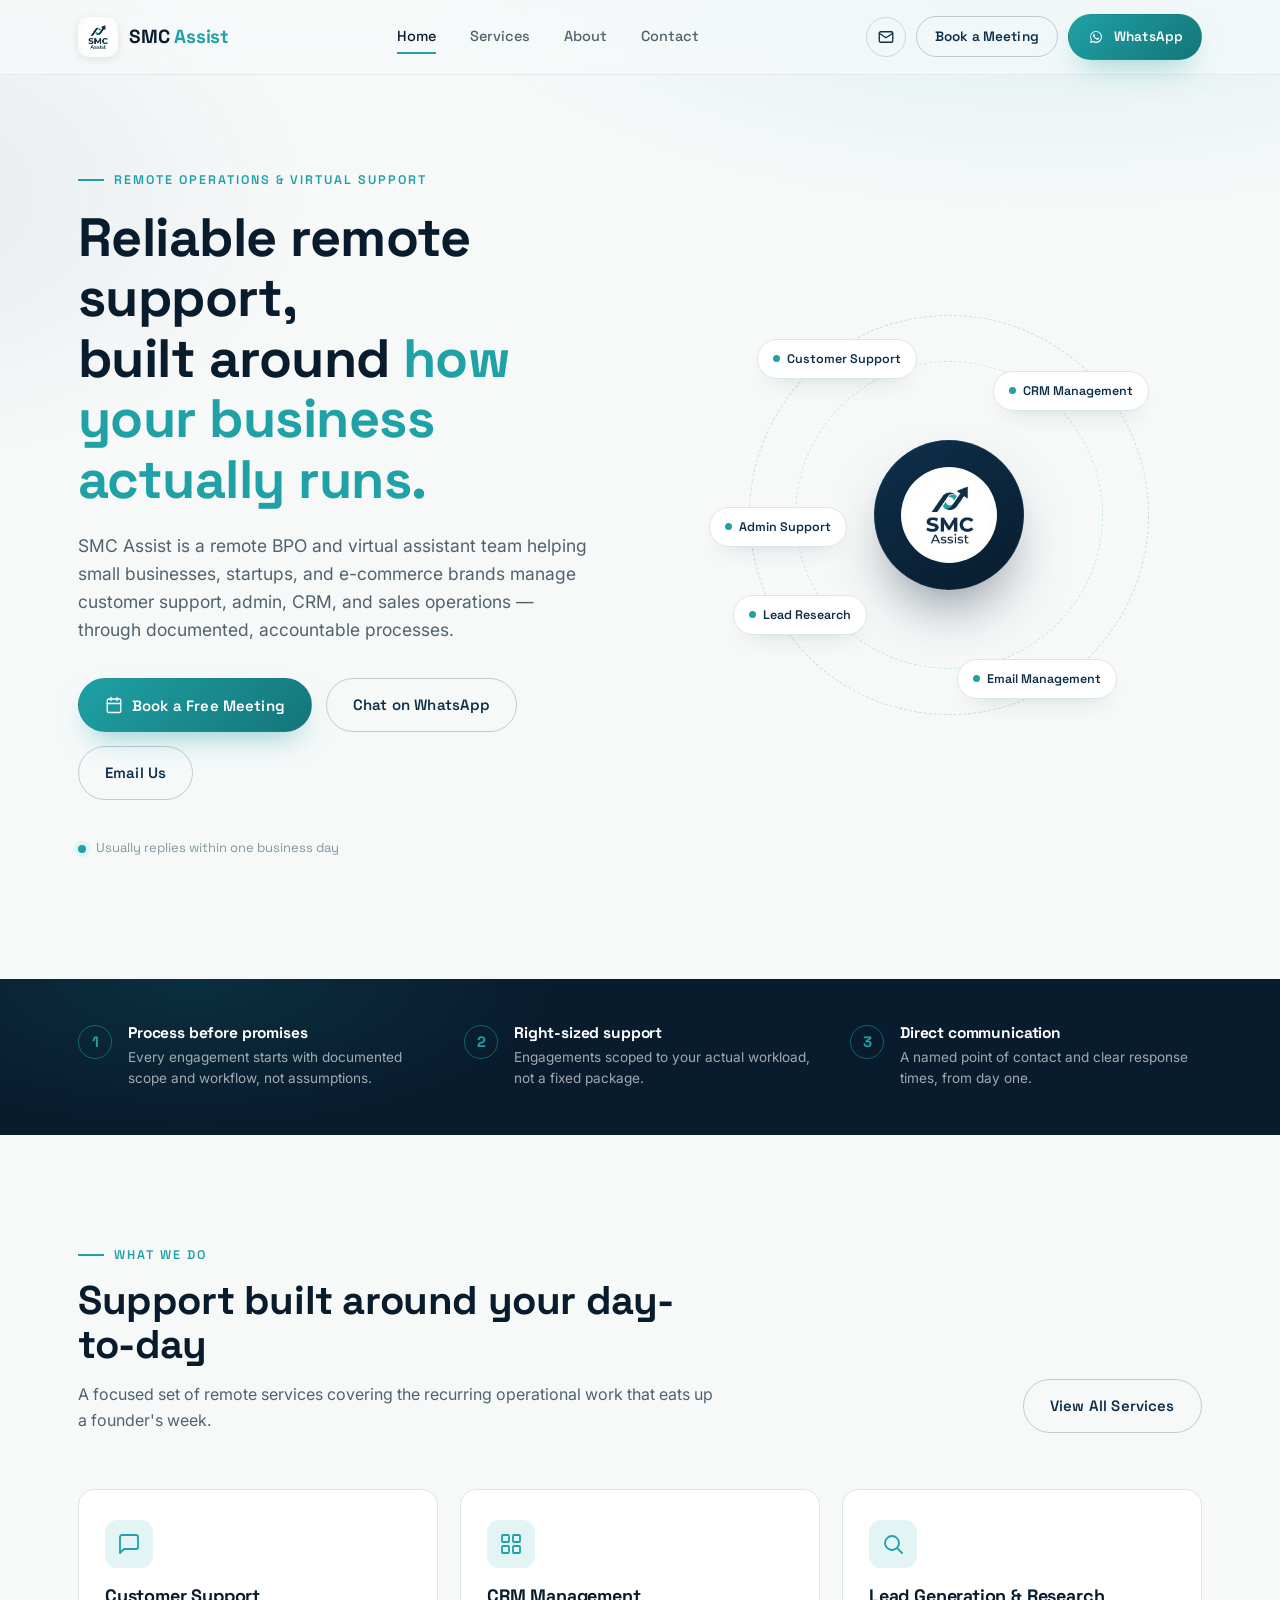
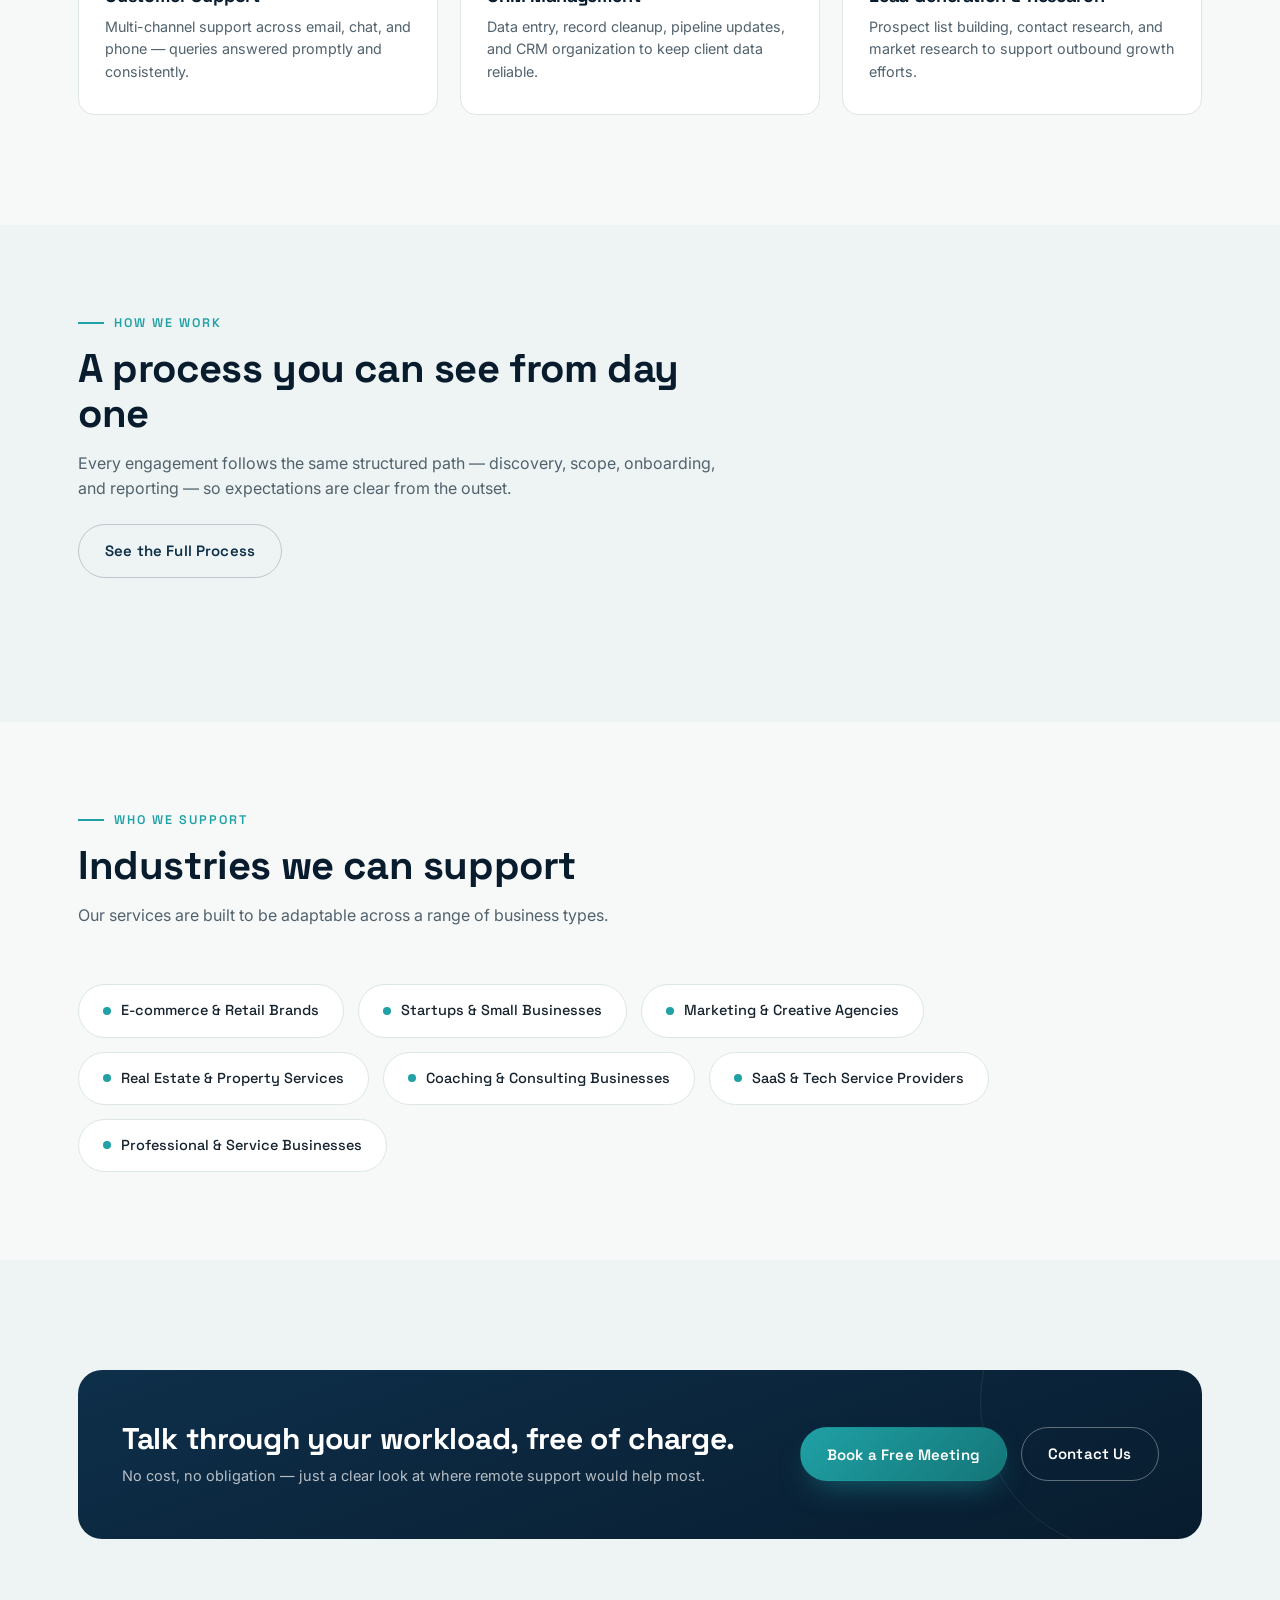
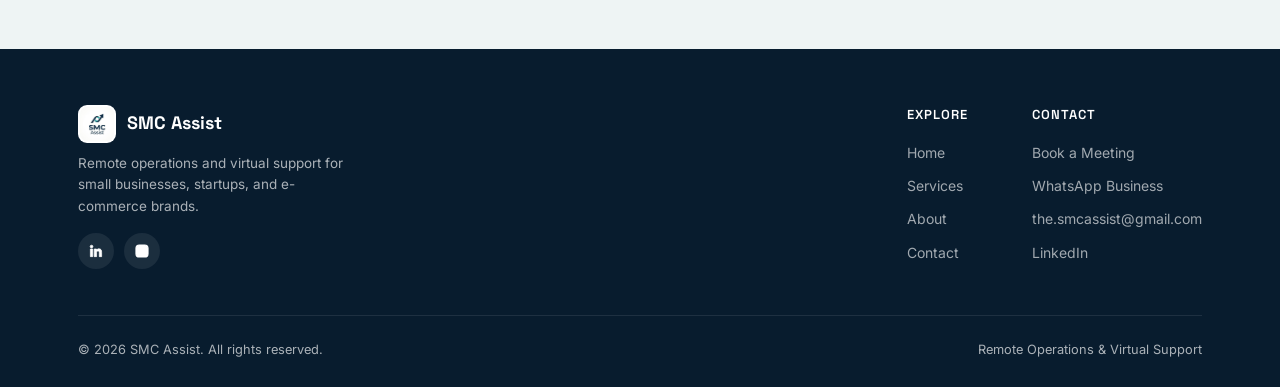
<file: index.html>
<!DOCTYPE html>
<html lang="en">
<head>
<meta charset="UTF-8">
<meta name="viewport" content="width=device-width, initial-scale=1.0">
<title>SMC Assist — Remote Operations & Virtual Support</title>
<meta name="description" content="SMC Assist is a remote BPO and virtual assistant team helping small businesses, startups, and e-commerce brands manage customer support, admin, CRM, and sales operations through documented, accountable processes.">
<link rel="icon" href="logo.jpg">
<link rel="preconnect" href="https://fonts.googleapis.com">
<link rel="preconnect" href="https://fonts.gstatic.com" crossorigin>
<link href="https://fonts.googleapis.com/css2?family=Space+Grotesk:wght@400;500;600;700&family=Inter:wght@400;500;600;700;800&display=swap" rel="stylesheet">
<link rel="stylesheet" href="style.css">
</head>
<body>

<!-- ================= HEADER / NAV ================= -->
<header>
  <nav>
    <a href="index.html" class="brand">
      <img src="logo.jpg" alt="SMC Assist logo">
      <span class="brand-text">SMC <span>Assist</span></span>
    </a>
    <div class="nav-links">
      <a href="index.html">Home</a>
      <a href="services.html">Services</a>
      <a href="about.html">About</a>
      <a href="contact.html">Contact</a>
    </div>
    <div class="nav-cta">
      <a href="mailto:the.smcassist@gmail.com" class="nav-icon-btn" aria-label="Email SMC Assist" title="Email us">
        <svg viewBox="0 0 24 24" fill="none" stroke="currentColor" stroke-width="1.8" stroke-linecap="round" stroke-linejoin="round"><rect x="3" y="5" width="18" height="14" rx="2"/><path d="m3 7 9 6 9-6"/></svg>
      </a>
      <button class="btn btn-ghost" onclick="openBooking()">Book a Meeting</button>
      <a href="https://wa.me/923030367952" target="_blank" rel="noopener" class="btn btn-primary">
        <svg viewBox="0 0 24 24" fill="currentColor"><path d="M17.6 6.32A7.85 7.85 0 0 0 12.05 4a7.94 7.94 0 0 0-6.9 11.9L4 20l4.2-1.1a7.9 7.9 0 0 0 3.83 1h.01a7.94 7.94 0 0 0 5.56-13.58zM12.05 18.4h-.01a6.6 6.6 0 0 1-3.35-.92l-.24-.14-2.49.65.67-2.43-.16-.25a6.58 6.58 0 0 1 10.2-8.2 6.53 6.53 0 0 1 1.94 4.66 6.6 6.6 0 0 1-6.56 6.63zm3.6-4.93c-.2-.1-1.17-.58-1.35-.64s-.32-.1-.45.1-.5.64-.62.77-.23.15-.43.05a5.4 5.4 0 0 1-2.7-2.36c-.2-.35.2-.32.58-1.08.06-.13.03-.24-.02-.34s-.45-1.08-.62-1.48c-.16-.39-.33-.34-.45-.34h-.38a.74.74 0 0 0-.54.25 2.24 2.24 0 0 0-.7 1.67 3.9 3.9 0 0 0 .81 2.06 8.9 8.9 0 0 0 3.4 3.02c.47.2.84.32 1.13.41.47.15.9.13 1.24.08.38-.06 1.17-.48 1.33-.94s.16-.86.11-.94-.16-.14-.34-.24z"/></svg>
        WhatsApp
      </a>
    </div>
    <button class="hamburger" id="hamBtn" aria-label="Toggle menu">
      <span></span><span></span><span></span>
    </button>
  </nav>
  <div class="mobile-menu" id="mobileMenu">
    <a href="index.html">Home</a>
    <a href="services.html">Services</a>
    <a href="about.html">About</a>
    <a href="contact.html">Contact</a>
    <a href="javascript:void(0)" onclick="openBooking()" style="color:#1FA1A5;">Book a Free Meeting →</a>
    <a href="https://wa.me/923030367952" target="_blank" rel="noopener" style="color:#1FA1A5;">Chat on WhatsApp →</a>
    <a href="mailto:the.smcassist@gmail.com" style="color:#1FA1A5;">Email Us →</a>
  </div>
</header>

<!-- ================= BOOKING MODAL (Calendly) ================= -->
<div class="booking-overlay" id="bookingOverlay">
  <div class="booking-modal">
    <div class="booking-close" onclick="closeBooking()">✕</div>
    <iframe id="bookingIframe" src="about:blank" title="Book a free meeting"></iframe>
  </div>
</div>

<!-- ================= HERO ================= -->
<section class="hero" id="top">
  <div class="wrap">
    <div class="hero-copy reveal">
      <div class="eyebrow">Remote Operations &amp; Virtual Support</div>
      <h1>Reliable remote support,<br>built around <em>how your business<br>actually runs.</em></h1>
      <p class="lead">SMC Assist is a remote BPO and virtual assistant team helping small businesses, startups, and e-commerce brands manage customer support, admin, CRM, and sales operations — through documented, accountable processes.</p>
      <div class="hero-ctas">
        <button class="btn btn-primary" onclick="openBooking()">
          <svg viewBox="0 0 24 24" fill="none" stroke="currentColor" stroke-width="1.8" stroke-linecap="round" stroke-linejoin="round"><rect x="3" y="4" width="18" height="18" rx="2"/><path d="M16 2v4M8 2v4M3 10h18"/></svg>
          Book a Free Meeting
        </button>
        <a href="https://wa.me/923030367952" target="_blank" rel="noopener" class="btn btn-ghost">
          Chat on WhatsApp
        </a>
        <a href="mailto:the.smcassist@gmail.com" class="btn btn-ghost">
          Email Us
        </a>
      </div>
      <div class="hero-note"><span class="dot"></span> Usually replies within one business day</div>
    </div>

    <div class="hero-visual reveal">
      <div class="orbit-wrap">
        <div class="orbit-ring"></div>
        <div class="orbit-ring r2"></div>
        <div class="hub"><img src="logo.jpg" alt="SMC Assist mark"></div>
        <div class="chip c1"><i></i>Customer Support</div>
        <div class="chip c2"><i></i>CRM Management</div>
        <div class="chip c3"><i></i>Lead Research</div>
        <div class="chip c4"><i></i>Email Management</div>
        <div class="chip c5"><i></i>Admin Support</div>
      </div>
    </div>
  </div>
</section>

<!-- ================= TRUST STRIP ================= -->
<section class="trust">
  <div class="wrap reveal-stagger">
    <div class="trust-item">
      <div class="num">1</div>
      <div><h4>Process before promises</h4><p>Every engagement starts with documented scope and workflow, not assumptions.</p></div>
    </div>
    <div class="trust-item">
      <div class="num">2</div>
      <div><h4>Right-sized support</h4><p>Engagements scoped to your actual workload, not a fixed package.</p></div>
    </div>
    <div class="trust-item">
      <div class="num">3</div>
      <div><h4>Direct communication</h4><p>A named point of contact and clear response times, from day one.</p></div>
    </div>
  </div>
</section>

<!-- ================= SERVICES PREVIEW ================= -->
<section class="sec" id="services">
  <div class="wrap">
    <div class="sec-head-row reveal">
      <div class="sec-head" style="margin-bottom:0;">
        <div class="eyebrow">What We Do</div>
        <h2>Support built around your day-to-day</h2>
        <p>A focused set of remote services covering the recurring operational work that eats up a founder's week.</p>
      </div>
      <a href="services.html" class="btn btn-ghost">View All Services</a>
    </div>
    <div class="services-grid reveal-stagger">

      <div class="svc-card">
        <div class="svc-icon"><svg viewBox="0 0 24 24" fill="none" stroke-width="1.8" stroke-linecap="round" stroke-linejoin="round"><path d="M21 15a2 2 0 0 1-2 2H7l-4 4V5a2 2 0 0 1 2-2h14a2 2 0 0 1 2 2z"/></svg></div>
        <h3>Customer Support</h3>
        <p>Multi-channel support across email, chat, and phone — queries answered promptly and consistently.</p>
      </div>

      <div class="svc-card">
        <div class="svc-icon"><svg viewBox="0 0 24 24" fill="none" stroke-width="1.8" stroke-linecap="round" stroke-linejoin="round"><rect x="3" y="3" width="7" height="7" rx="1"/><rect x="14" y="3" width="7" height="7" rx="1"/><rect x="14" y="14" width="7" height="7" rx="1"/><rect x="3" y="14" width="7" height="7" rx="1"/></svg></div>
        <h3>CRM Management</h3>
        <p>Data entry, record cleanup, pipeline updates, and CRM organization to keep client data reliable.</p>
      </div>

      <div class="svc-card">
        <div class="svc-icon"><svg viewBox="0 0 24 24" fill="none" stroke-width="1.8" stroke-linecap="round" stroke-linejoin="round"><circle cx="11" cy="11" r="7"/><path d="m21 21-4.3-4.3"/></svg></div>
        <h3>Lead Generation &amp; Research</h3>
        <p>Prospect list building, contact research, and market research to support outbound growth efforts.</p>
      </div>

    </div>
  </div>
</section>

<!-- ================= HOW WE WORK (preview) ================= -->
<section class="sec sec-alt sec-tight">
  <div class="wrap">
    <div class="sec-head reveal">
      <div class="eyebrow">How We Work</div>
      <h2>A process you can see from day one</h2>
      <p>Every engagement follows the same structured path — discovery, scope, onboarding, and reporting — so expectations are clear from the outset.</p>
      <a href="services.html#workflow" class="btn btn-ghost" style="margin-top:22px;">See the Full Process</a>
    </div>
  </div>
</section>

<!-- ================= INDUSTRIES ================= -->
<section class="sec sec-tight" id="industries">
  <div class="wrap">
    <div class="sec-head reveal">
      <div class="eyebrow">Who We Support</div>
      <h2>Industries we can support</h2>
      <p>Our services are built to be adaptable across a range of business types.</p>
    </div>
    <div class="industries-wrap reveal-stagger">
      <div class="industry-chip"><i></i>E-commerce &amp; Retail Brands</div>
      <div class="industry-chip"><i></i>Startups &amp; Small Businesses</div>
      <div class="industry-chip"><i></i>Marketing &amp; Creative Agencies</div>
      <div class="industry-chip"><i></i>Real Estate &amp; Property Services</div>
      <div class="industry-chip"><i></i>Coaching &amp; Consulting Businesses</div>
      <div class="industry-chip"><i></i>SaaS &amp; Tech Service Providers</div>
      <div class="industry-chip"><i></i>Professional &amp; Service Businesses</div>
    </div>
  </div>
</section>

<!-- ================= CTA BAND ================= -->
<section class="sec sec-alt">
  <div class="wrap">
    <div class="cta-band reveal">
      <div>
        <h2>Talk through your workload, free of charge.</h2>
        <p>No cost, no obligation — just a clear look at where remote support would help most.</p>
      </div>
      <div class="actions">
        <button class="btn btn-primary" onclick="openBooking()">Book a Free Meeting</button>
        <a href="contact.html" class="btn btn-ghost on-dark">Contact Us</a>
      </div>
    </div>
  </div>
</section>

<!-- ================= FOOTER ================= -->
<footer>
  <div class="wrap">
    <div class="footer-top">
      <div>
        <div class="footer-brand">
          <img src="logo.jpg" alt="SMC Assist">
          <span>SMC Assist</span>
        </div>
        <p class="footer-tag">Remote operations and virtual support for small businesses, startups, and e-commerce brands.</p>
        <div class="footer-social">
          <a href="https://www.linkedin.com/company/smc-assist/" target="_blank" rel="noopener" aria-label="LinkedIn">
            <svg viewBox="0 0 24 24"><path d="M20.45 20.45h-3.55v-5.57c0-1.33-.03-3.04-1.85-3.04-1.86 0-2.15 1.45-2.15 2.94v5.67H9.35V9h3.41v1.56h.05c.48-.9 1.64-1.85 3.38-1.85 3.6 0 4.27 2.37 4.27 5.46zM5.34 7.43a2.06 2.06 0 1 1 0-4.12 2.06 2.06 0 0 1 0 4.12zM7.12 20.45H3.56V9h3.56z"/></svg>
          </a>
          <a href="https://instagram.com/smcassist" target="_blank" rel="noopener" aria-label="Instagram">
            <svg viewBox="0 0 24 24" fill="none" stroke-width="1.8"><rect x="3" y="3" width="18" height="18" rx="5"/><circle cx="12" cy="12" r="4"/><circle cx="17.5" cy="6.5" r="1" fill="#fff" stroke="none"/></svg>
          </a>
        </div>
      </div>
      <div class="footer-cols">
        <div class="footer-col">
          <h5>Explore</h5>
          <a href="index.html">Home</a>
          <a href="services.html">Services</a>
          <a href="about.html">About</a>
          <a href="contact.html">Contact</a>
        </div>
        <div class="footer-col">
          <h5>Contact</h5>
          <a href="javascript:void(0)" onclick="openBooking()">Book a Meeting</a>
          <a href="https://wa.me/923030367952" target="_blank" rel="noopener">WhatsApp Business</a>
          <a href="mailto:the.smcassist@gmail.com">the.smcassist@gmail.com</a>
          <a href="https://www.linkedin.com/company/smc-assist/" target="_blank" rel="noopener">LinkedIn</a>
        </div>
      </div>
    </div>
    <div class="footer-bottom">
      <span>© <span id="year"></span> SMC Assist. All rights reserved.</span>
      <span>Remote Operations &amp; Virtual Support</span>
    </div>
  </div>
</footer>

<script src="script.js"></script>
</body>
</html>
</file>
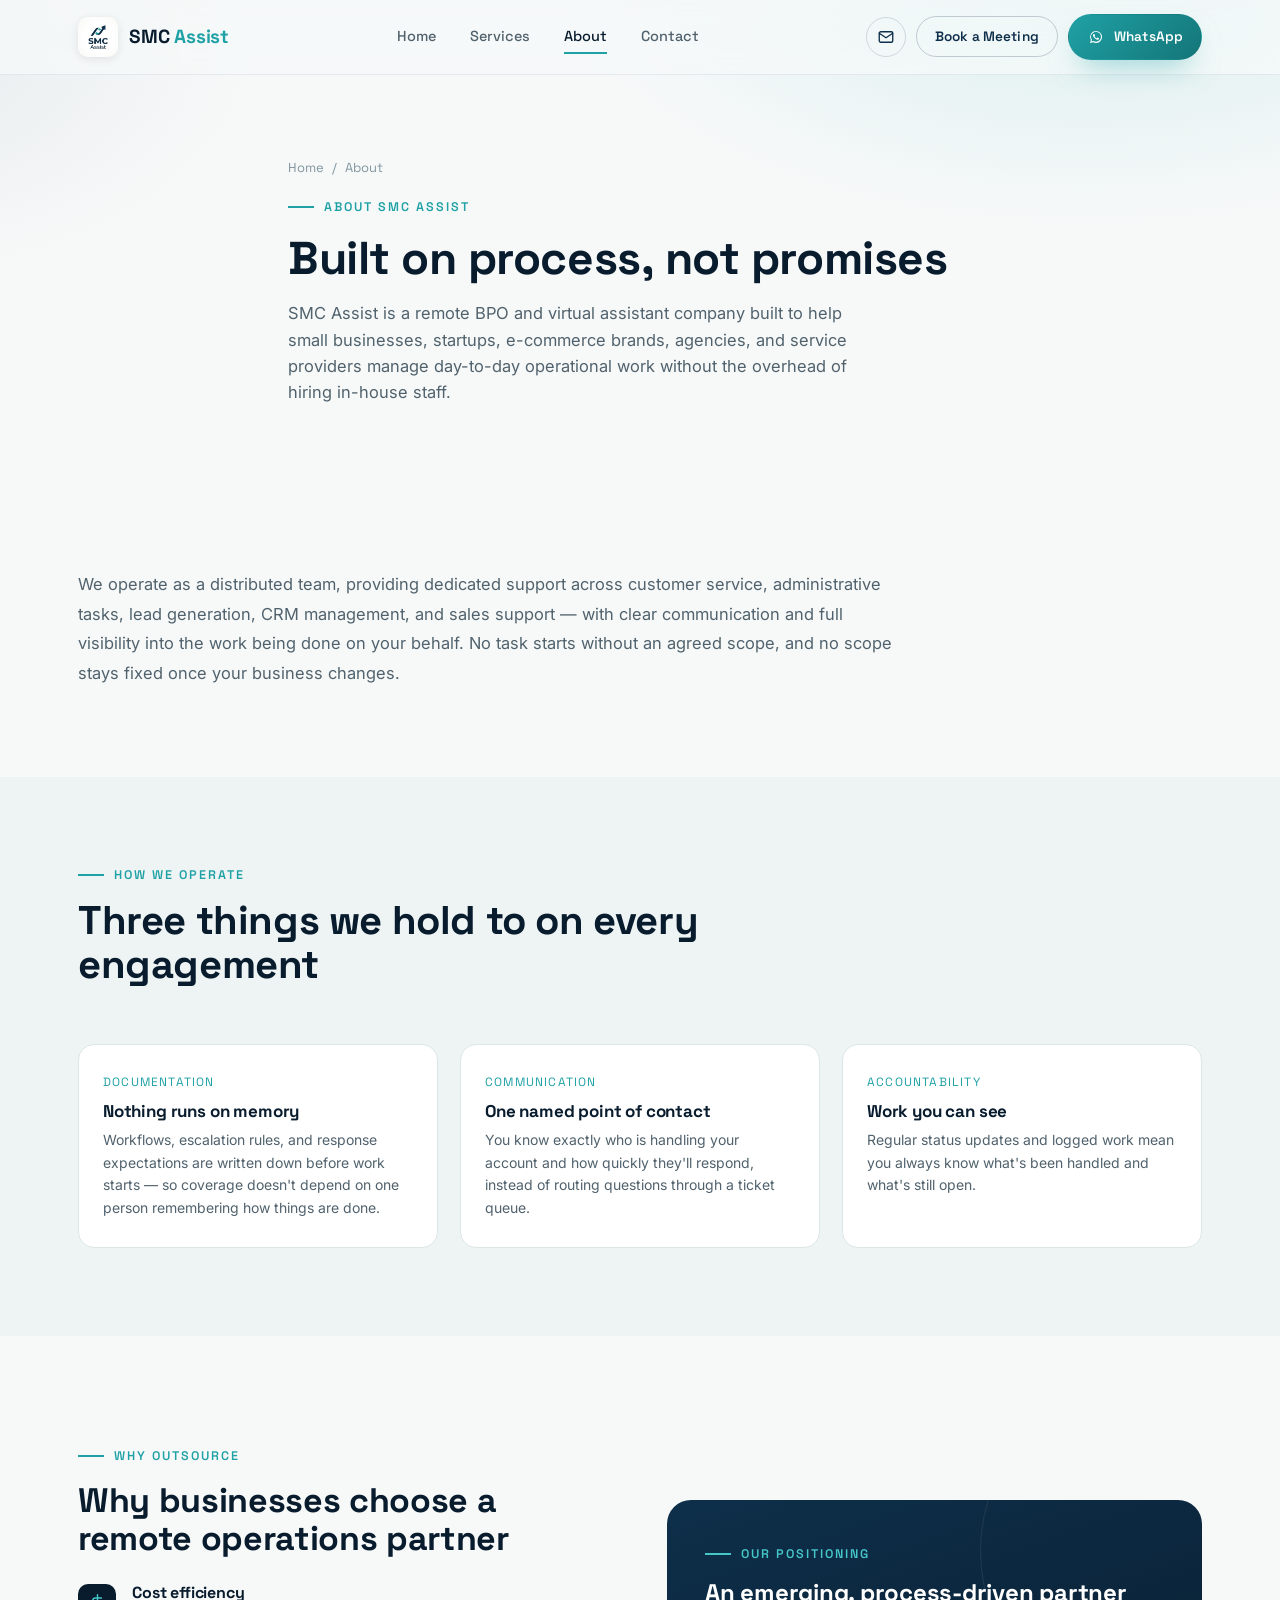
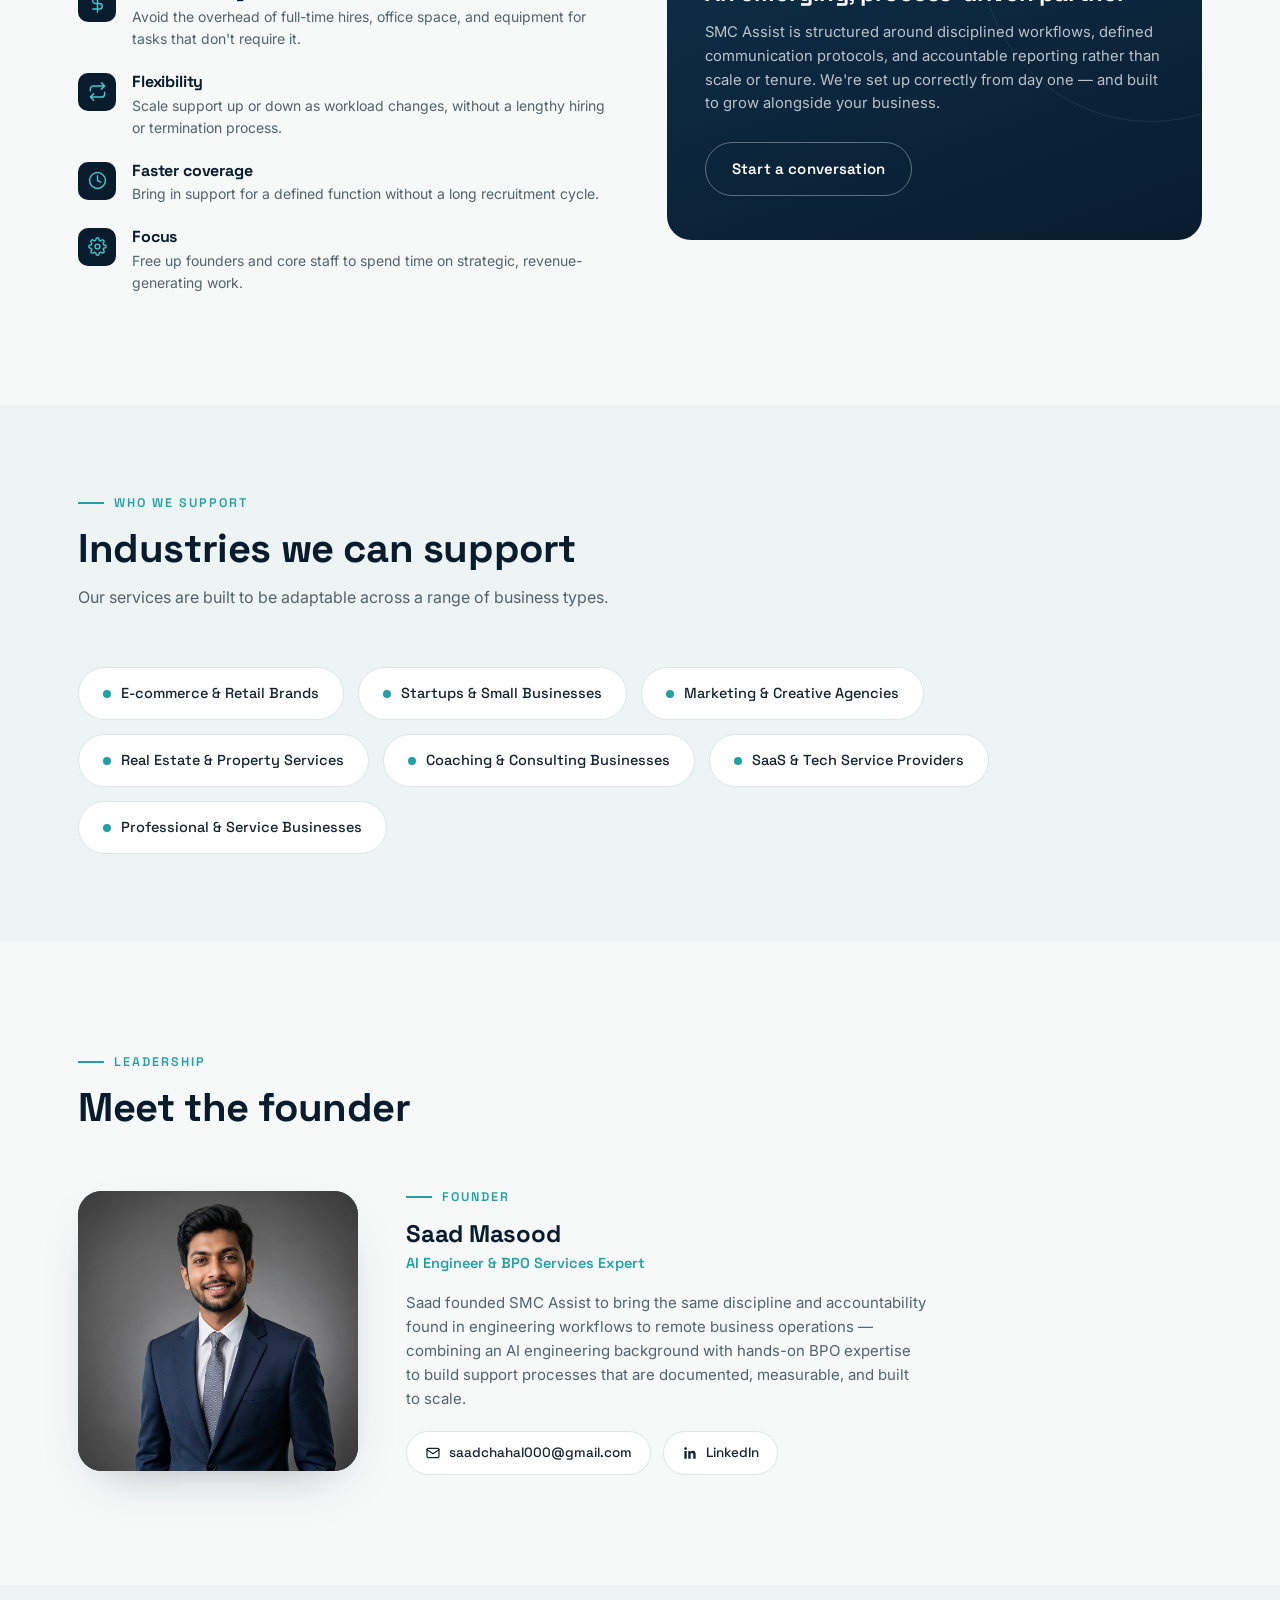
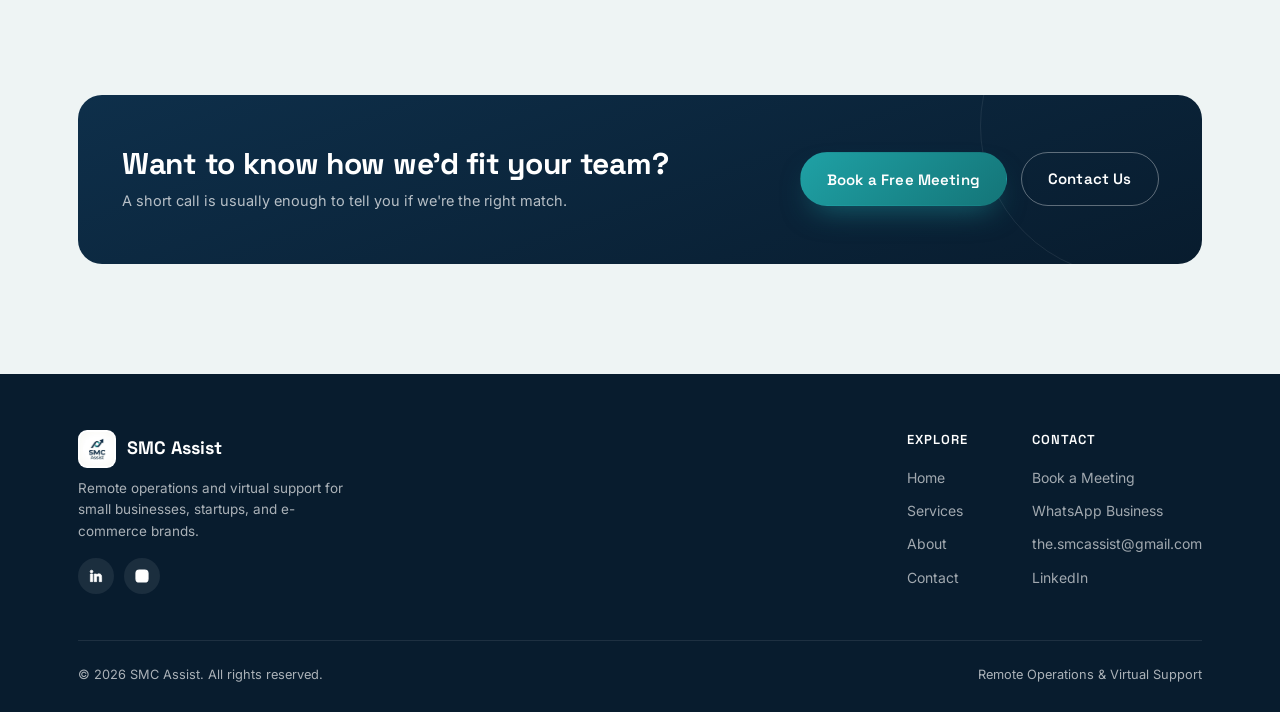
<file: about.html>
<!DOCTYPE html>
<html lang="en">
<head>
<meta charset="UTF-8">
<meta name="viewport" content="width=device-width, initial-scale=1.0">
<title>About — SMC Assist</title>
<meta name="description" content="SMC Assist is a remote BPO and virtual assistant company built on documented process, direct communication, and accountable reporting. Meet the team behind it.">
<link rel="icon" href="logo.jpg">
<link rel="preconnect" href="https://fonts.googleapis.com">
<link rel="preconnect" href="https://fonts.gstatic.com" crossorigin>
<link href="https://fonts.googleapis.com/css2?family=Space+Grotesk:wght@400;500;600;700&family=Inter:wght@400;500;600;700;800&display=swap" rel="stylesheet">
<link rel="stylesheet" href="style.css">
</head>
<body>

<header>
  <nav>
    <a href="index.html" class="brand">
      <img src="logo.jpg" alt="SMC Assist logo">
      <span class="brand-text">SMC <span>Assist</span></span>
    </a>
    <div class="nav-links">
      <a href="index.html">Home</a>
      <a href="services.html">Services</a>
      <a href="about.html">About</a>
      <a href="contact.html">Contact</a>
    </div>
    <div class="nav-cta">
      <a href="mailto:the.smcassist@gmail.com" class="nav-icon-btn" aria-label="Email SMC Assist" title="Email us">
        <svg viewBox="0 0 24 24" fill="none" stroke="currentColor" stroke-width="1.8" stroke-linecap="round" stroke-linejoin="round"><rect x="3" y="5" width="18" height="14" rx="2"/><path d="m3 7 9 6 9-6"/></svg>
      </a>
      <button class="btn btn-ghost" onclick="openBooking()">Book a Meeting</button>
      <a href="https://wa.me/923030367952" target="_blank" rel="noopener" class="btn btn-primary">
        <svg viewBox="0 0 24 24" fill="currentColor"><path d="M17.6 6.32A7.85 7.85 0 0 0 12.05 4a7.94 7.94 0 0 0-6.9 11.9L4 20l4.2-1.1a7.9 7.9 0 0 0 3.83 1h.01a7.94 7.94 0 0 0 5.56-13.58zM12.05 18.4h-.01a6.6 6.6 0 0 1-3.35-.92l-.24-.14-2.49.65.67-2.43-.16-.25a6.58 6.58 0 0 1 10.2-8.2 6.53 6.53 0 0 1 1.94 4.66 6.6 6.6 0 0 1-6.56 6.63zm3.6-4.93c-.2-.1-1.17-.58-1.35-.64s-.32-.1-.45.1-.5.64-.62.77-.23.15-.43.05a5.4 5.4 0 0 1-2.7-2.36c-.2-.35.2-.32.58-1.08.06-.13.03-.24-.02-.34s-.45-1.08-.62-1.48c-.16-.39-.33-.34-.45-.34h-.38a.74.74 0 0 0-.54.25 2.24 2.24 0 0 0-.7 1.67 3.9 3.9 0 0 0 .81 2.06 8.9 8.9 0 0 0 3.4 3.02c.47.2.84.32 1.13.41.47.15.9.13 1.24.08.38-.06 1.17-.48 1.33-.94s.16-.86.11-.94-.16-.14-.34-.24z"/></svg>
        WhatsApp
      </a>
    </div>
    <button class="hamburger" id="hamBtn" aria-label="Toggle menu">
      <span></span><span></span><span></span>
    </button>
  </nav>
  <div class="mobile-menu" id="mobileMenu">
    <a href="index.html">Home</a>
    <a href="services.html">Services</a>
    <a href="about.html">About</a>
    <a href="contact.html">Contact</a>
    <a href="javascript:void(0)" onclick="openBooking()" style="color:#1FA1A5;">Book a Free Meeting →</a>
    <a href="https://wa.me/923030367952" target="_blank" rel="noopener" style="color:#1FA1A5;">Chat on WhatsApp →</a>
    <a href="mailto:the.smcassist@gmail.com" style="color:#1FA1A5;">Email Us →</a>
  </div>
</header>

<div class="booking-overlay" id="bookingOverlay">
  <div class="booking-modal">
    <div class="booking-close" onclick="closeBooking()">✕</div>
    <iframe id="bookingIframe" src="about:blank" title="Book a free meeting"></iframe>
  </div>
</div>

<!-- ================= PAGE HERO ================= -->
<section class="page-hero">
  <div class="wrap">
    <div class="breadcrumb reveal"><a href="index.html">Home</a> <span>/</span> <span>About</span></div>
    <div class="eyebrow reveal">About SMC Assist</div>
    <h1 class="reveal">Built on process, not promises</h1>
    <p class="reveal">SMC Assist is a remote BPO and virtual assistant company built to help small businesses, startups, e-commerce brands, agencies, and service providers manage day-to-day operational work without the overhead of hiring in-house staff.</p>
  </div>
</section>

<!-- ================= ABOUT STRIP ================= -->
<section class="sec-tight">
  <div class="wrap reveal">
    <p style="max-width:820px; color:var(--ink-soft); font-size:16.5px; line-height:1.8;">We operate as a distributed team, providing dedicated support across customer service, administrative tasks, lead generation, CRM management, and sales support — with clear communication and full visibility into the work being done on your behalf. No task starts without an agreed scope, and no scope stays fixed once your business changes.</p>
  </div>
</section>

<!-- ================= VALUES ================= -->
<section class="sec sec-alt sec-tight">
  <div class="wrap">
    <div class="sec-head reveal">
      <div class="eyebrow">How We Operate</div>
      <h2>Three things we hold to on every engagement</h2>
    </div>
    <div class="values-grid reveal-stagger">
      <div class="value-card">
        <span class="tag">Documentation</span>
        <h3>Nothing runs on memory</h3>
        <p>Workflows, escalation rules, and response expectations are written down before work starts — so coverage doesn't depend on one person remembering how things are done.</p>
      </div>
      <div class="value-card">
        <span class="tag">Communication</span>
        <h3>One named point of contact</h3>
        <p>You know exactly who is handling your account and how quickly they'll respond, instead of routing questions through a ticket queue.</p>
      </div>
      <div class="value-card">
        <span class="tag">Accountability</span>
        <h3>Work you can see</h3>
        <p>Regular status updates and logged work mean you always know what's been handled and what's still open.</p>
      </div>
    </div>
  </div>
</section>

<!-- ================= WHY US ================= -->
<section class="sec" id="why">
  <div class="wrap why-grid">
    <div class="reveal">
      <div class="eyebrow">Why Outsource</div>
      <h2 style="font-size:clamp(26px,3.2vw,34px); margin:16px 0 26px;">Why businesses choose a remote operations partner</h2>
      <div class="why-list">
        <div class="why-item">
          <div class="ico"><svg viewBox="0 0 24 24" fill="none" stroke-width="1.8" stroke-linecap="round" stroke-linejoin="round"><line x1="12" y1="1" x2="12" y2="23"/><path d="M17 5H9.5a3.5 3.5 0 0 0 0 7h5a3.5 3.5 0 0 1 0 7H6"/></svg></div>
          <div><h4>Cost efficiency</h4><p>Avoid the overhead of full-time hires, office space, and equipment for tasks that don't require it.</p></div>
        </div>
        <div class="why-item">
          <div class="ico"><svg viewBox="0 0 24 24" fill="none" stroke-width="1.8" stroke-linecap="round" stroke-linejoin="round"><path d="M17 1l4 4-4 4M3 11V9a4 4 0 0 1 4-4h14M7 23l-4-4 4-4M21 13v2a4 4 0 0 1-4 4H3"/></svg></div>
          <div><h4>Flexibility</h4><p>Scale support up or down as workload changes, without a lengthy hiring or termination process.</p></div>
        </div>
        <div class="why-item">
          <div class="ico"><svg viewBox="0 0 24 24" fill="none" stroke-width="1.8" stroke-linecap="round" stroke-linejoin="round"><circle cx="12" cy="12" r="10"/><polyline points="12 6 12 12 16 14"/></svg></div>
          <div><h4>Faster coverage</h4><p>Bring in support for a defined function without a long recruitment cycle.</p></div>
        </div>
        <div class="why-item">
          <div class="ico"><svg viewBox="0 0 24 24" fill="none" stroke-width="1.8" stroke-linecap="round" stroke-linejoin="round"><circle cx="12" cy="12" r="3"/><path d="M19.4 15a1.65 1.65 0 0 0 .33 1.82l.06.06a2 2 0 1 1-2.83 2.83l-.06-.06a1.65 1.65 0 0 0-1.82-.33 1.65 1.65 0 0 0-1 1.51V21a2 2 0 0 1-4 0v-.09A1.65 1.65 0 0 0 9 19.4a1.65 1.65 0 0 0-1.82.33l-.06.06a2 2 0 1 1-2.83-2.83l.06-.06a1.65 1.65 0 0 0 .33-1.82 1.65 1.65 0 0 0-1.51-1H3a2 2 0 0 1 0-4h.09A1.65 1.65 0 0 0 4.6 9a1.65 1.65 0 0 0-.33-1.82l-.06-.06a2 2 0 1 1 2.83-2.83l.06.06a1.65 1.65 0 0 0 1.82.33H9a1.65 1.65 0 0 0 1-1.51V3a2 2 0 0 1 4 0v.09a1.65 1.65 0 0 0 1 1.51 1.65 1.65 0 0 0 1.82-.33l.06-.06a2 2 0 1 1 2.83 2.83l-.06.06a1.65 1.65 0 0 0-.33 1.82V9a1.65 1.65 0 0 0 1.51 1H21a2 2 0 0 1 0 4h-.09a1.65 1.65 0 0 0-1.51 1z"/></svg></div>
          <div><h4>Focus</h4><p>Free up founders and core staff to spend time on strategic, revenue-generating work.</p></div>
        </div>
      </div>
    </div>

    <div class="why-panel reveal">
      <div class="eyebrow">Our Positioning</div>
      <h3>An emerging, process-driven partner</h3>
      <p>SMC Assist is structured around disciplined workflows, defined communication protocols, and accountable reporting rather than scale or tenure. We're set up correctly from day one — and built to grow alongside your business.</p>
      <a href="contact.html" class="btn btn-ghost on-dark">Start a conversation</a>
    </div>
  </div>
</section>

<!-- ================= INDUSTRIES ================= -->
<section class="sec sec-alt sec-tight" id="industries">
  <div class="wrap">
    <div class="sec-head reveal">
      <div class="eyebrow">Who We Support</div>
      <h2>Industries we can support</h2>
      <p>Our services are built to be adaptable across a range of business types.</p>
    </div>
    <div class="industries-wrap reveal-stagger">
      <div class="industry-chip"><i></i>E-commerce &amp; Retail Brands</div>
      <div class="industry-chip"><i></i>Startups &amp; Small Businesses</div>
      <div class="industry-chip"><i></i>Marketing &amp; Creative Agencies</div>
      <div class="industry-chip"><i></i>Real Estate &amp; Property Services</div>
      <div class="industry-chip"><i></i>Coaching &amp; Consulting Businesses</div>
      <div class="industry-chip"><i></i>SaaS &amp; Tech Service Providers</div>
      <div class="industry-chip"><i></i>Professional &amp; Service Businesses</div>
    </div>
  </div>
</section>

<!-- ================= FOUNDER ================= -->
<section class="sec" id="founder">
  <div class="wrap">
    <div class="sec-head reveal">
      <div class="eyebrow">Leadership</div>
      <h2>Meet the founder</h2>
    </div>
    <div class="founder-wrap reveal">
      <div class="founder-photo">
        <img src="founder-photo.jpg" alt="Saad Masood, Founder of SMC Assist" onerror="this.style.display='none'; this.parentElement.querySelector('.placeholder-txt').style.display='block';">
        <div class="placeholder-txt" style="display:none;">Add founder-photo.jpg<br>next to this HTML file</div>
      </div>
      <div class="founder-info">
        <div class="eyebrow" style="margin-bottom:0;">Founder</div>
        <h3>Saad Masood</h3>
        <div class="founder-role">AI Engineer &amp; BPO Services Expert</div>
        <p class="bio">Saad founded SMC Assist to bring the same discipline and accountability found in engineering workflows to remote business operations — combining an AI engineering background with hands-on BPO expertise to build support processes that are documented, measurable, and built to scale.</p>
        <div class="founder-links">
          <a href="mailto:saadchahal000@gmail.com">
            <svg viewBox="0 0 24 24" fill="none" stroke="currentColor" stroke-width="1.8" stroke-linecap="round" stroke-linejoin="round"><rect x="3" y="5" width="18" height="14" rx="2"/><path d="m3 7 9 6 9-6"/></svg>
            saadchahal000@gmail.com
          </a>
          <a href="https://www.linkedin.com/company/smc-assist/" target="_blank" rel="noopener">
            <svg viewBox="0 0 24 24" fill="currentColor"><path d="M20.45 20.45h-3.55v-5.57c0-1.33-.03-3.04-1.85-3.04-1.86 0-2.15 1.45-2.15 2.94v5.67H9.35V9h3.41v1.56h.05c.48-.9 1.64-1.85 3.38-1.85 3.6 0 4.27 2.37 4.27 5.46zM5.34 7.43a2.06 2.06 0 1 1 0-4.12 2.06 2.06 0 0 1 0 4.12zM7.12 20.45H3.56V9h3.56z"/></svg>
            LinkedIn
          </a>
        </div>
      </div>
    </div>
  </div>
</section>

<!-- ================= CTA BAND ================= -->
<section class="sec sec-alt">
  <div class="wrap">
    <div class="cta-band reveal">
      <div>
        <h2>Want to know how we'd fit your team?</h2>
        <p>A short call is usually enough to tell you if we're the right match.</p>
      </div>
      <div class="actions">
        <button class="btn btn-primary" onclick="openBooking()">Book a Free Meeting</button>
        <a href="contact.html" class="btn btn-ghost on-dark">Contact Us</a>
      </div>
    </div>
  </div>
</section>

<footer>
  <div class="wrap">
    <div class="footer-top">
      <div>
        <div class="footer-brand">
          <img src="logo.jpg" alt="SMC Assist">
          <span>SMC Assist</span>
        </div>
        <p class="footer-tag">Remote operations and virtual support for small businesses, startups, and e-commerce brands.</p>
        <div class="footer-social">
          <a href="https://www.linkedin.com/company/smc-assist/" target="_blank" rel="noopener" aria-label="LinkedIn">
            <svg viewBox="0 0 24 24"><path d="M20.45 20.45h-3.55v-5.57c0-1.33-.03-3.04-1.85-3.04-1.86 0-2.15 1.45-2.15 2.94v5.67H9.35V9h3.41v1.56h.05c.48-.9 1.64-1.85 3.38-1.85 3.6 0 4.27 2.37 4.27 5.46zM5.34 7.43a2.06 2.06 0 1 1 0-4.12 2.06 2.06 0 0 1 0 4.12zM7.12 20.45H3.56V9h3.56z"/></svg>
          </a>
          <a href="https://instagram.com/smcassist" target="_blank" rel="noopener" aria-label="Instagram">
            <svg viewBox="0 0 24 24" fill="none" stroke-width="1.8"><rect x="3" y="3" width="18" height="18" rx="5"/><circle cx="12" cy="12" r="4"/><circle cx="17.5" cy="6.5" r="1" fill="#fff" stroke="none"/></svg>
          </a>
        </div>
      </div>
      <div class="footer-cols">
        <div class="footer-col">
          <h5>Explore</h5>
          <a href="index.html">Home</a>
          <a href="services.html">Services</a>
          <a href="about.html">About</a>
          <a href="contact.html">Contact</a>
        </div>
        <div class="footer-col">
          <h5>Contact</h5>
          <a href="javascript:void(0)" onclick="openBooking()">Book a Meeting</a>
          <a href="https://wa.me/923030367952" target="_blank" rel="noopener">WhatsApp Business</a>
          <a href="mailto:the.smcassist@gmail.com">the.smcassist@gmail.com</a>
          <a href="https://www.linkedin.com/company/smc-assist/" target="_blank" rel="noopener">LinkedIn</a>
        </div>
      </div>
    </div>
    <div class="footer-bottom">
      <span>© <span id="year"></span> SMC Assist. All rights reserved.</span>
      <span>Remote Operations &amp; Virtual Support</span>
    </div>
  </div>
</footer>

<script src="script.js"></script>
</body>
</html>
</file>
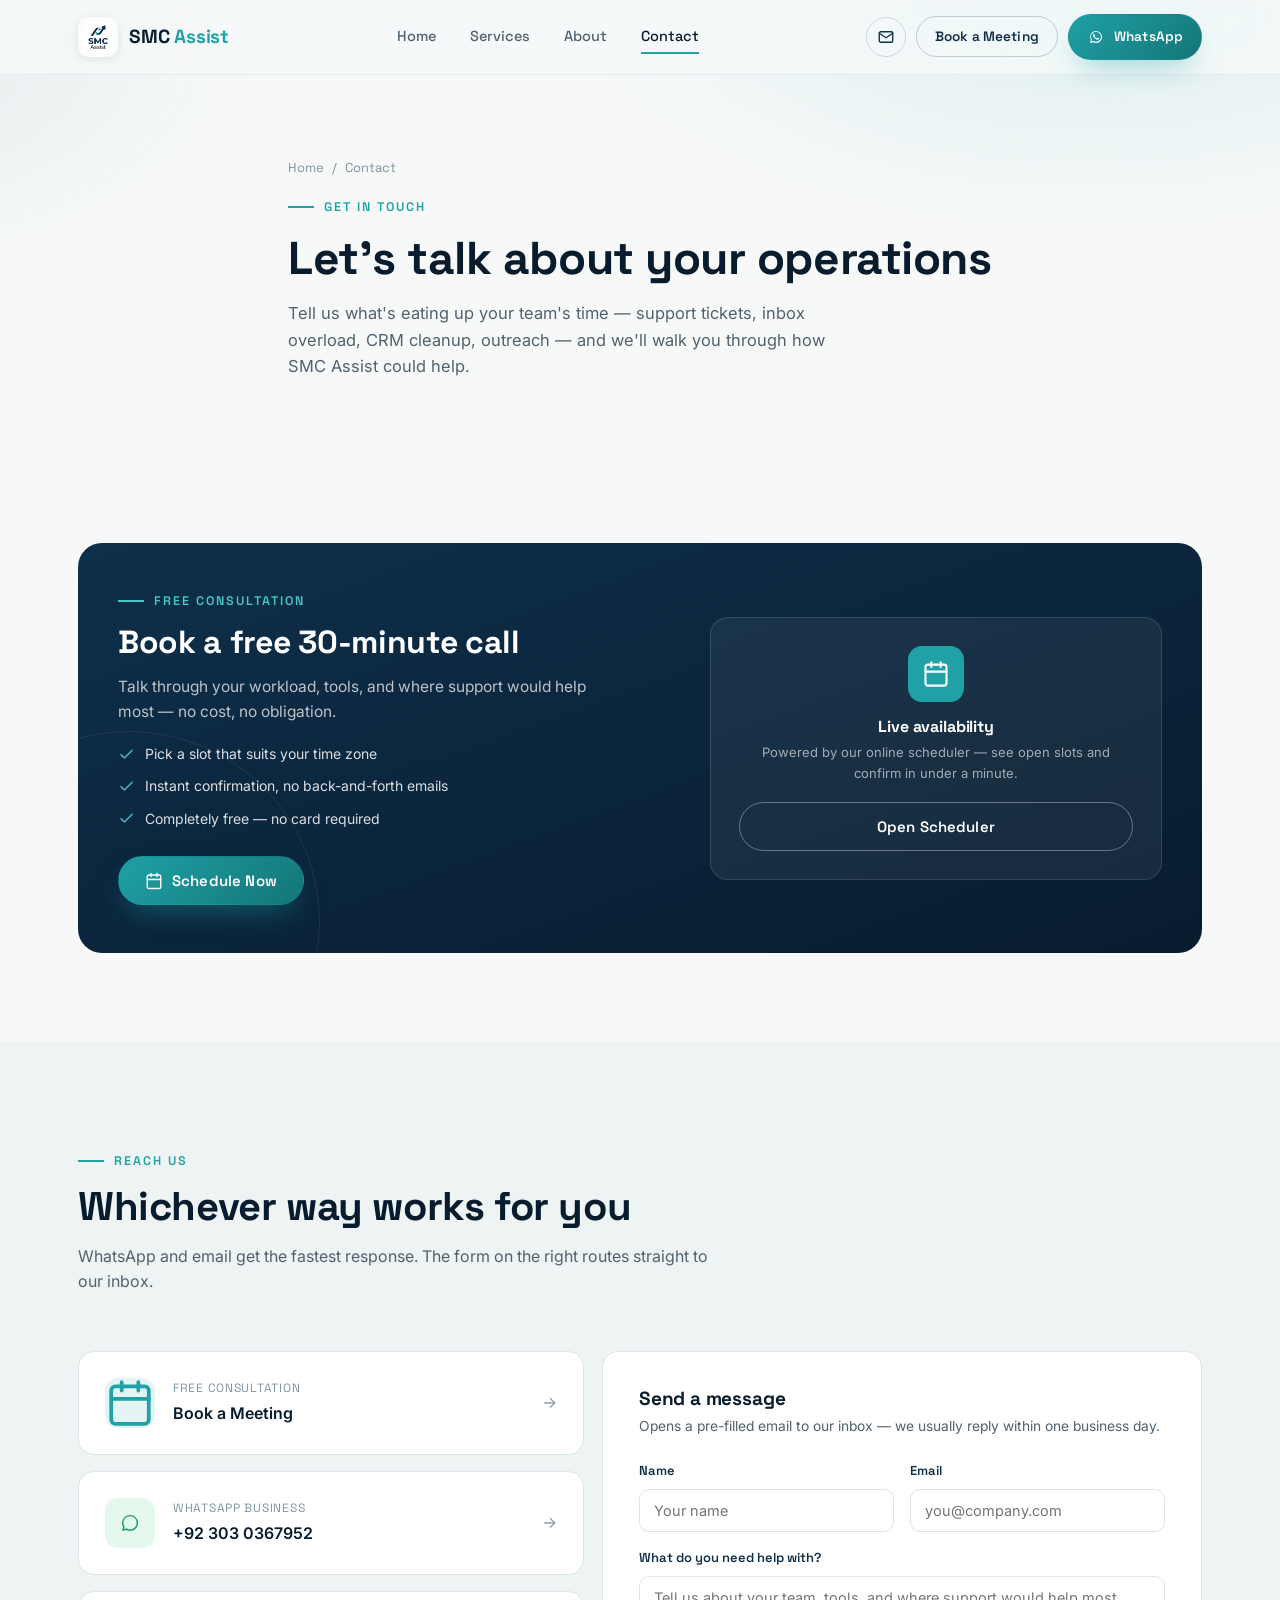
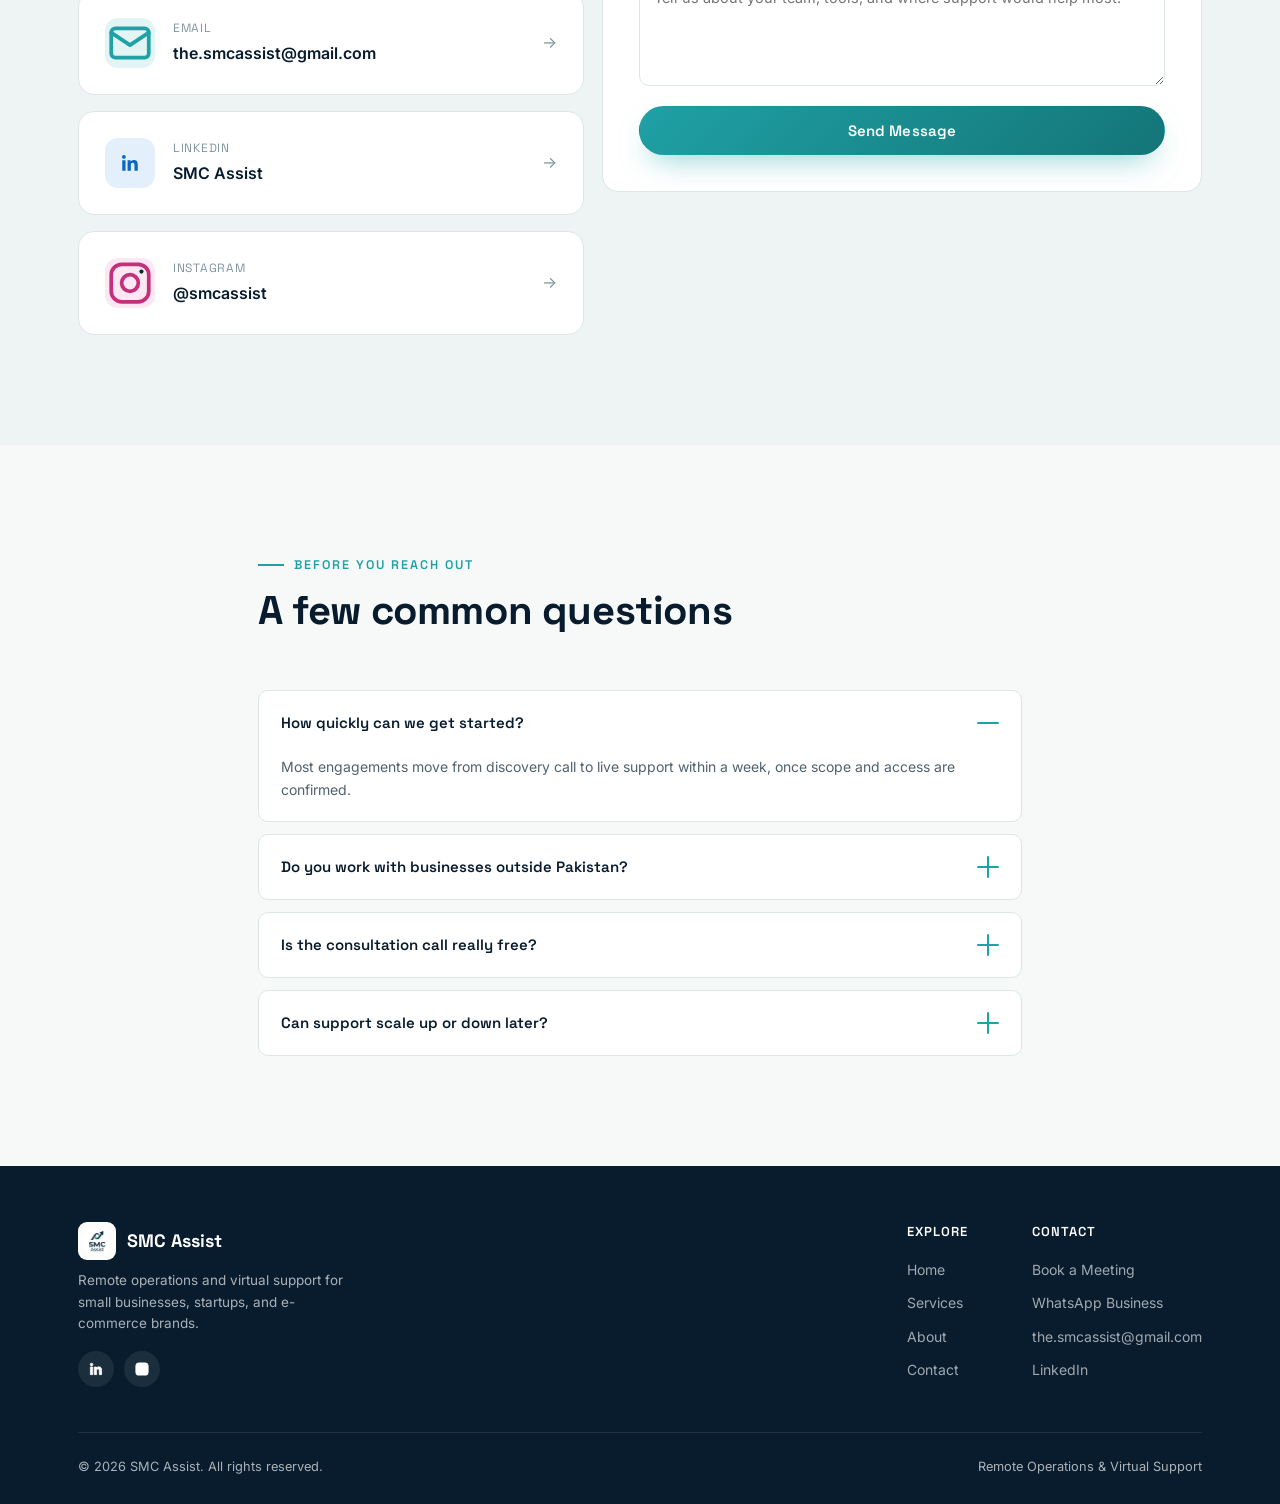
<file: contact.html>
<!DOCTYPE html>
<html lang="en">
<head>
<meta charset="UTF-8">
<meta name="viewport" content="width=device-width, initial-scale=1.0">
<title>Contact — SMC Assist</title>
<meta name="description" content="Book a free consultation, message SMC Assist on WhatsApp, or email the team directly to talk through customer support, admin, CRM, or sales operations.">
<link rel="icon" href="logo.jpg">
<link rel="preconnect" href="https://fonts.googleapis.com">
<link rel="preconnect" href="https://fonts.gstatic.com" crossorigin>
<link href="https://fonts.googleapis.com/css2?family=Space+Grotesk:wght@400;500;600;700&family=Inter:wght@400;500;600;700;800&display=swap" rel="stylesheet">
<link rel="stylesheet" href="style.css">
</head>
<body>

<header>
  <nav>
    <a href="index.html" class="brand">
      <img src="logo.jpg" alt="SMC Assist logo">
      <span class="brand-text">SMC <span>Assist</span></span>
    </a>
    <div class="nav-links">
      <a href="index.html">Home</a>
      <a href="services.html">Services</a>
      <a href="about.html">About</a>
      <a href="contact.html">Contact</a>
    </div>
    <div class="nav-cta">
      <a href="mailto:the.smcassist@gmail.com" class="nav-icon-btn" aria-label="Email SMC Assist" title="Email us">
        <svg viewBox="0 0 24 24" fill="none" stroke="currentColor" stroke-width="1.8" stroke-linecap="round" stroke-linejoin="round"><rect x="3" y="5" width="18" height="14" rx="2"/><path d="m3 7 9 6 9-6"/></svg>
      </a>
      <button class="btn btn-ghost" onclick="openBooking()">Book a Meeting</button>
      <a href="https://wa.me/923030367952" target="_blank" rel="noopener" class="btn btn-primary">
        <svg viewBox="0 0 24 24" fill="currentColor"><path d="M17.6 6.32A7.85 7.85 0 0 0 12.05 4a7.94 7.94 0 0 0-6.9 11.9L4 20l4.2-1.1a7.9 7.9 0 0 0 3.83 1h.01a7.94 7.94 0 0 0 5.56-13.58zM12.05 18.4h-.01a6.6 6.6 0 0 1-3.35-.92l-.24-.14-2.49.65.67-2.43-.16-.25a6.58 6.58 0 0 1 10.2-8.2 6.53 6.53 0 0 1 1.94 4.66 6.6 6.6 0 0 1-6.56 6.63zm3.6-4.93c-.2-.1-1.17-.58-1.35-.64s-.32-.1-.45.1-.5.64-.62.77-.23.15-.43.05a5.4 5.4 0 0 1-2.7-2.36c-.2-.35.2-.32.58-1.08.06-.13.03-.24-.02-.34s-.45-1.08-.62-1.48c-.16-.39-.33-.34-.45-.34h-.38a.74.74 0 0 0-.54.25 2.24 2.24 0 0 0-.7 1.67 3.9 3.9 0 0 0 .81 2.06 8.9 8.9 0 0 0 3.4 3.02c.47.2.84.32 1.13.41.47.15.9.13 1.24.08.38-.06 1.17-.48 1.33-.94s.16-.86.11-.94-.16-.14-.34-.24z"/></svg>
        WhatsApp
      </a>
    </div>
    <button class="hamburger" id="hamBtn" aria-label="Toggle menu">
      <span></span><span></span><span></span>
    </button>
  </nav>
  <div class="mobile-menu" id="mobileMenu">
    <a href="index.html">Home</a>
    <a href="services.html">Services</a>
    <a href="about.html">About</a>
    <a href="contact.html">Contact</a>
    <a href="javascript:void(0)" onclick="openBooking()" style="color:#1FA1A5;">Book a Free Meeting →</a>
    <a href="https://wa.me/923030367952" target="_blank" rel="noopener" style="color:#1FA1A5;">Chat on WhatsApp →</a>
    <a href="mailto:the.smcassist@gmail.com" style="color:#1FA1A5;">Email Us →</a>
  </div>
</header>

<div class="booking-overlay" id="bookingOverlay">
  <div class="booking-modal">
    <div class="booking-close" onclick="closeBooking()">✕</div>
    <iframe id="bookingIframe" src="about:blank" title="Book a free meeting"></iframe>
  </div>
</div>

<!-- ================= PAGE HERO ================= -->
<section class="page-hero">
  <div class="wrap">
    <div class="breadcrumb reveal"><a href="index.html">Home</a> <span>/</span> <span>Contact</span></div>
    <div class="eyebrow reveal">Get In Touch</div>
    <h1 class="reveal">Let's talk about your operations</h1>
    <p class="reveal">Tell us what's eating up your team's time — support tickets, inbox overload, CRM cleanup, outreach — and we'll walk you through how SMC Assist could help.</p>
  </div>
</section>

<!-- ================= MEETING / BOOKING ================= -->
<section class="sec-tight">
  <div class="wrap">
    <div class="meeting-panel reveal">
      <div>
        <div class="eyebrow">Free Consultation</div>
        <h2>Book a free 30-minute call</h2>
        <p>Talk through your workload, tools, and where support would help most — no cost, no obligation.</p>
        <div class="meeting-perks">
          <div class="meeting-perk"><svg viewBox="0 0 24 24" fill="none" stroke-width="1.8" stroke-linecap="round" stroke-linejoin="round"><polyline points="20 6 9 17 4 12"/></svg> Pick a slot that suits your time zone</div>
          <div class="meeting-perk"><svg viewBox="0 0 24 24" fill="none" stroke-width="1.8" stroke-linecap="round" stroke-linejoin="round"><polyline points="20 6 9 17 4 12"/></svg> Instant confirmation, no back-and-forth emails</div>
          <div class="meeting-perk"><svg viewBox="0 0 24 24" fill="none" stroke-width="1.8" stroke-linecap="round" stroke-linejoin="round"><polyline points="20 6 9 17 4 12"/></svg> Completely free — no card required</div>
        </div>
        <button class="btn btn-primary" onclick="openBooking()">
          <svg viewBox="0 0 24 24" fill="none" stroke="currentColor" stroke-width="1.8" stroke-linecap="round" stroke-linejoin="round"><rect x="3" y="4" width="18" height="18" rx="2"/><path d="M16 2v4M8 2v4M3 10h18"/></svg>
          Schedule Now
        </button>
      </div>
      <div class="meeting-visual">
        <div class="cal-ico"><svg viewBox="0 0 24 24" fill="none" stroke="currentColor" stroke-width="1.8" stroke-linecap="round" stroke-linejoin="round"><rect x="3" y="4" width="18" height="18" rx="2"/><path d="M16 2v4M8 2v4M3 10h18"/></svg></div>
        <h4>Live availability</h4>
        <p>Powered by our online scheduler — see open slots and confirm in under a minute.</p>
        <button class="btn btn-ghost on-dark" onclick="openBooking()" style="width:100%; justify-content:center;">Open Scheduler</button>
      </div>
    </div>
  </div>
</section>

<!-- ================= CONTACT CARDS + FORM ================= -->
<section class="sec sec-alt">
  <div class="wrap">
    <div class="sec-head reveal">
      <div class="eyebrow">Reach Us</div>
      <h2>Whichever way works for you</h2>
      <p>WhatsApp and email get the fastest response. The form on the right routes straight to our inbox.</p>
    </div>
    <div class="contact-grid" style="grid-template-columns:1fr 1fr; align-items:start;">
      <div class="contact-cards reveal-stagger" style="display:flex; flex-direction:column; gap:16px;">
        <a href="javascript:void(0)" onclick="openBooking()" class="c-card meet">
          <div class="ico"><svg viewBox="0 0 24 24" fill="none" stroke="currentColor" stroke-width="1.8" stroke-linecap="round" stroke-linejoin="round"><rect x="3" y="4" width="18" height="18" rx="2"/><path d="M16 2v4M8 2v4M3 10h18"/></svg></div>
          <div class="txt"><small>Free Consultation</small><strong>Book a Meeting</strong></div>
          <div class="arrow">→</div>
        </a>
        <a href="https://wa.me/923030367952" target="_blank" rel="noopener" class="c-card wa">
          <div class="ico"><svg viewBox="0 0 24 24" width="24" height="24" stroke-width="0"><path d="M17.6 6.32A7.85 7.85 0 0 0 12.05 4a7.94 7.94 0 0 0-6.9 11.9L4 20l4.2-1.1a7.9 7.9 0 0 0 3.83 1h.01a7.94 7.94 0 0 0 5.56-13.58zM12.05 18.4h-.01a6.6 6.6 0 0 1-3.35-.92l-.24-.14-2.49.65.67-2.43-.16-.25a6.58 6.58 0 0 1 10.2-8.2 6.53 6.53 0 0 1 1.94 4.66 6.6 6.6 0 0 1-6.56 6.63z"/></svg></div>
          <div class="txt"><small>WhatsApp Business</small><strong>+92 303 0367952</strong></div>
          <div class="arrow">→</div>
        </a>
        <a href="mailto:the.smcassist@gmail.com" class="c-card mail">
          <div class="ico"><svg viewBox="0 0 24 24" fill="none" stroke-width="1.8" stroke-linecap="round" stroke-linejoin="round"><rect x="3" y="5" width="18" height="14" rx="2"/><path d="m3 7 9 6 9-6"/></svg></div>
          <div class="txt"><small>Email</small><strong>the.smcassist@gmail.com</strong></div>
          <div class="arrow">→</div>
        </a>
        <a href="https://www.linkedin.com/company/smc-assist/" target="_blank" rel="noopener" class="c-card li">
          <div class="ico"><svg viewBox="0 0 24 24" width="22" height="22"><path d="M20.45 20.45h-3.55v-5.57c0-1.33-.03-3.04-1.85-3.04-1.86 0-2.15 1.45-2.15 2.94v5.67H9.35V9h3.41v1.56h.05c.48-.9 1.64-1.85 3.38-1.85 3.6 0 4.27 2.37 4.27 5.46zM5.34 7.43a2.06 2.06 0 1 1 0-4.12 2.06 2.06 0 0 1 0 4.12zM7.12 20.45H3.56V9h3.56z"/></svg></div>
          <div class="txt"><small>LinkedIn</small><strong>SMC Assist</strong></div>
          <div class="arrow">→</div>
        </a>
        <a href="https://instagram.com/smcassist" target="_blank" rel="noopener" class="c-card ig">
          <div class="ico"><svg viewBox="0 0 24 24" fill="none" stroke="currentColor" stroke-width="1.8"><rect x="3" y="3" width="18" height="18" rx="5"/><circle cx="12" cy="12" r="4"/><circle cx="17.5" cy="6.5" r="1" fill="currentColor" stroke="none"/></svg></div>
          <div class="txt"><small>Instagram</small><strong>@smcassist</strong></div>
          <div class="arrow">→</div>
        </a>
      </div>

      <div class="contact-form-panel reveal">
        <h3>Send a message</h3>
        <p>Opens a pre-filled email to our inbox — we usually reply within one business day.</p>
        <form id="contactForm">
          <div class="form-row">
            <div class="field">
              <label for="cf-name">Name</label>
              <input type="text" id="cf-name" name="name" placeholder="Your name" required>
            </div>
            <div class="field">
              <label for="cf-email">Email</label>
              <input type="email" id="cf-email" name="email" placeholder="you@company.com" required>
            </div>
          </div>
          <div class="field" style="margin-bottom:20px;">
            <label for="cf-message">What do you need help with?</label>
            <textarea id="cf-message" name="message" placeholder="Tell us about your team, tools, and where support would help most." required></textarea>
          </div>
          <button type="submit" class="btn btn-primary" style="width:100%; justify-content:center;">Send Message</button>
        </form>
      </div>
    </div>
  </div>
</section>

<!-- ================= FAQ ================= -->
<section class="sec">
  <div class="wrap" style="max-width:820px;">
    <div class="sec-head reveal">
      <div class="eyebrow">Before You Reach Out</div>
      <h2>A few common questions</h2>
    </div>
    <div class="faq-list reveal">
      <div class="faq-item open">
        <div class="faq-q"><span>How quickly can we get started?</span><span class="plus"></span></div>
        <div class="faq-a"><p>Most engagements move from discovery call to live support within a week, once scope and access are confirmed.</p></div>
      </div>
      <div class="faq-item">
        <div class="faq-q"><span>Do you work with businesses outside Pakistan?</span><span class="plus"></span></div>
        <div class="faq-a"><p>Yes. As a remote team, we support clients across different time zones and adjust working hours to overlap with yours.</p></div>
      </div>
      <div class="faq-item">
        <div class="faq-q"><span>Is the consultation call really free?</span><span class="plus"></span></div>
        <div class="faq-a"><p>Yes — no cost, no obligation. It's a chance for us to understand your workload before proposing any scope of work.</p></div>
      </div>
      <div class="faq-item">
        <div class="faq-q"><span>Can support scale up or down later?</span><span class="plus"></span></div>
        <div class="faq-a"><p>Scope is reviewed on an ongoing basis, so hours and coverage can be adjusted as your business needs change.</p></div>
      </div>
    </div>
  </div>
</section>

<footer>
  <div class="wrap">
    <div class="footer-top">
      <div>
        <div class="footer-brand">
          <img src="logo.jpg" alt="SMC Assist">
          <span>SMC Assist</span>
        </div>
        <p class="footer-tag">Remote operations and virtual support for small businesses, startups, and e-commerce brands.</p>
        <div class="footer-social">
          <a href="https://www.linkedin.com/company/smc-assist/" target="_blank" rel="noopener" aria-label="LinkedIn">
            <svg viewBox="0 0 24 24"><path d="M20.45 20.45h-3.55v-5.57c0-1.33-.03-3.04-1.85-3.04-1.86 0-2.15 1.45-2.15 2.94v5.67H9.35V9h3.41v1.56h.05c.48-.9 1.64-1.85 3.38-1.85 3.6 0 4.27 2.37 4.27 5.46zM5.34 7.43a2.06 2.06 0 1 1 0-4.12 2.06 2.06 0 0 1 0 4.12zM7.12 20.45H3.56V9h3.56z"/></svg>
          </a>
          <a href="https://instagram.com/smcassist" target="_blank" rel="noopener" aria-label="Instagram">
            <svg viewBox="0 0 24 24" fill="none" stroke-width="1.8"><rect x="3" y="3" width="18" height="18" rx="5"/><circle cx="12" cy="12" r="4"/><circle cx="17.5" cy="6.5" r="1" fill="#fff" stroke="none"/></svg>
          </a>
        </div>
      </div>
      <div class="footer-cols">
        <div class="footer-col">
          <h5>Explore</h5>
          <a href="index.html">Home</a>
          <a href="services.html">Services</a>
          <a href="about.html">About</a>
          <a href="contact.html">Contact</a>
        </div>
        <div class="footer-col">
          <h5>Contact</h5>
          <a href="javascript:void(0)" onclick="openBooking()">Book a Meeting</a>
          <a href="https://wa.me/923030367952" target="_blank" rel="noopener">WhatsApp Business</a>
          <a href="mailto:the.smcassist@gmail.com">the.smcassist@gmail.com</a>
          <a href="https://www.linkedin.com/company/smc-assist/" target="_blank" rel="noopener">LinkedIn</a>
        </div>
      </div>
    </div>
    <div class="footer-bottom">
      <span>© <span id="year"></span> SMC Assist. All rights reserved.</span>
      <span>Remote Operations &amp; Virtual Support</span>
    </div>
  </div>
</footer>

<script src="script.js"></script>
</body>
</html>
</file>
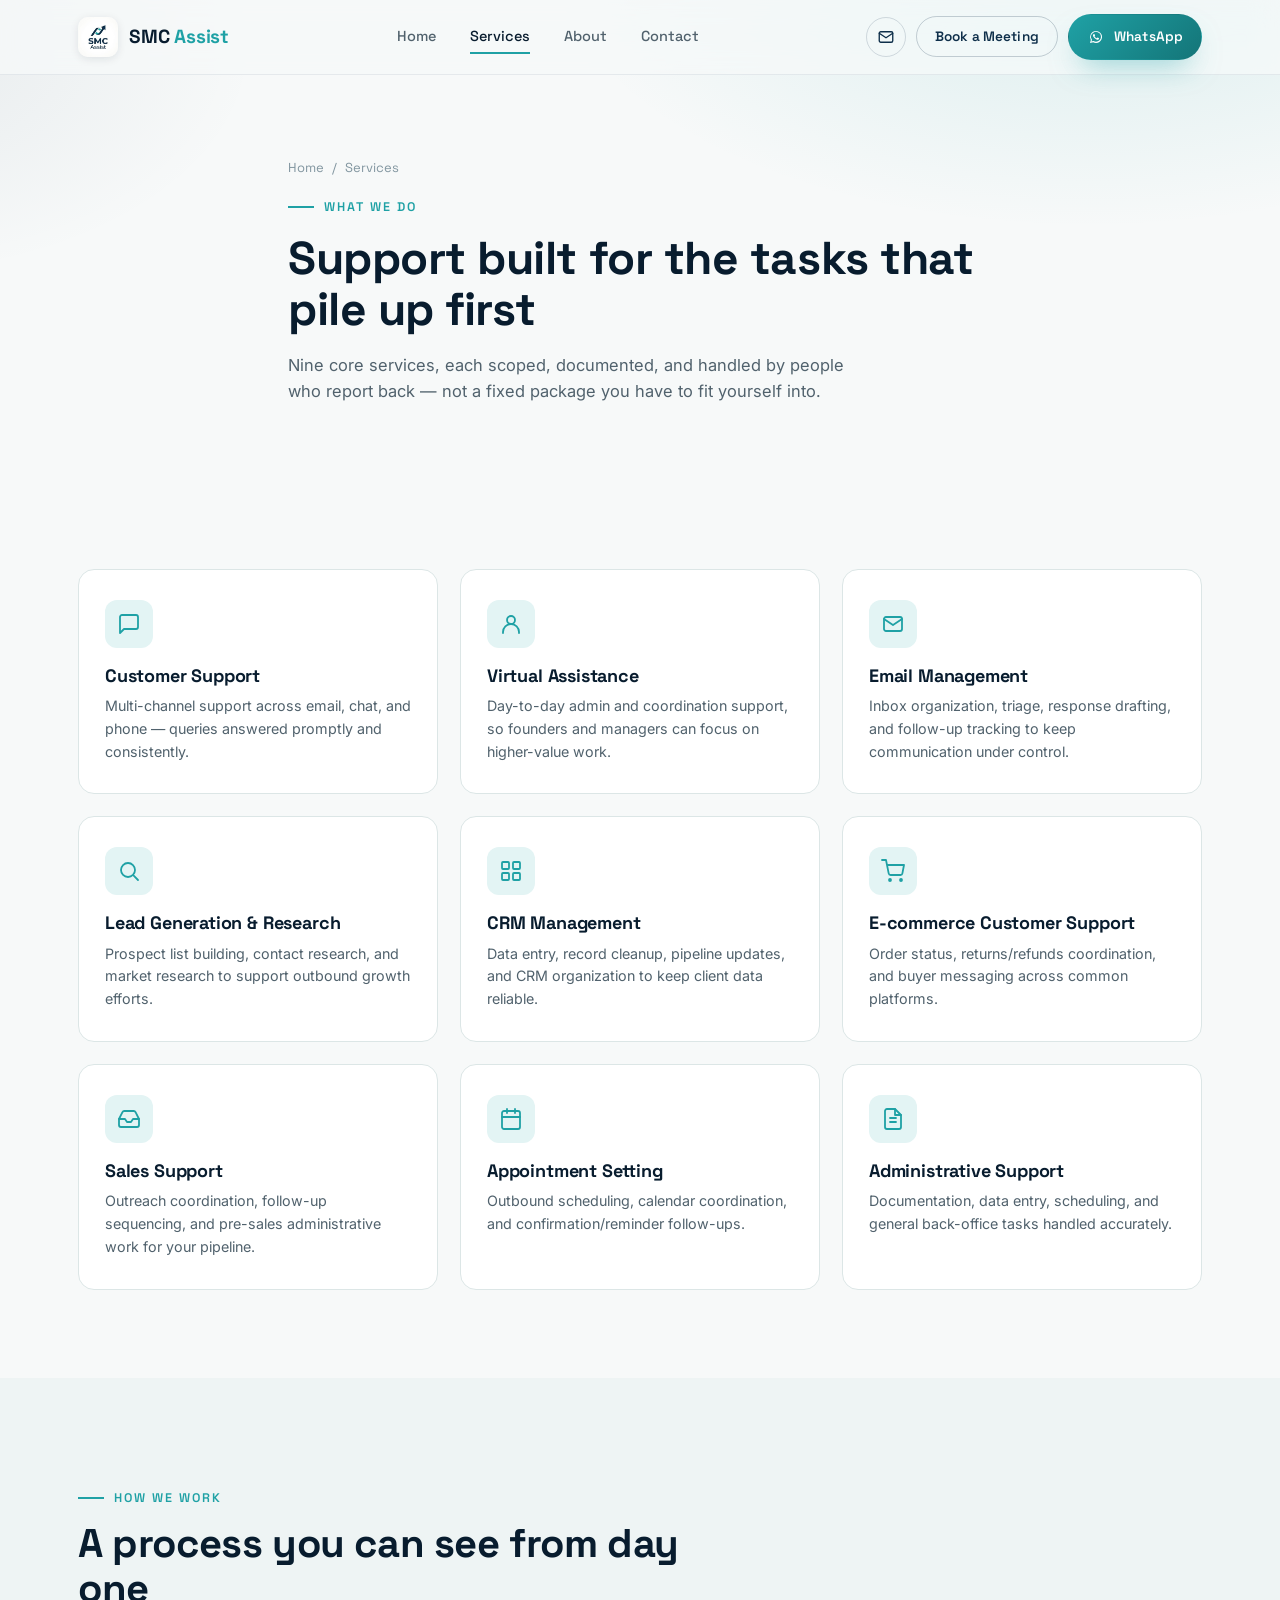
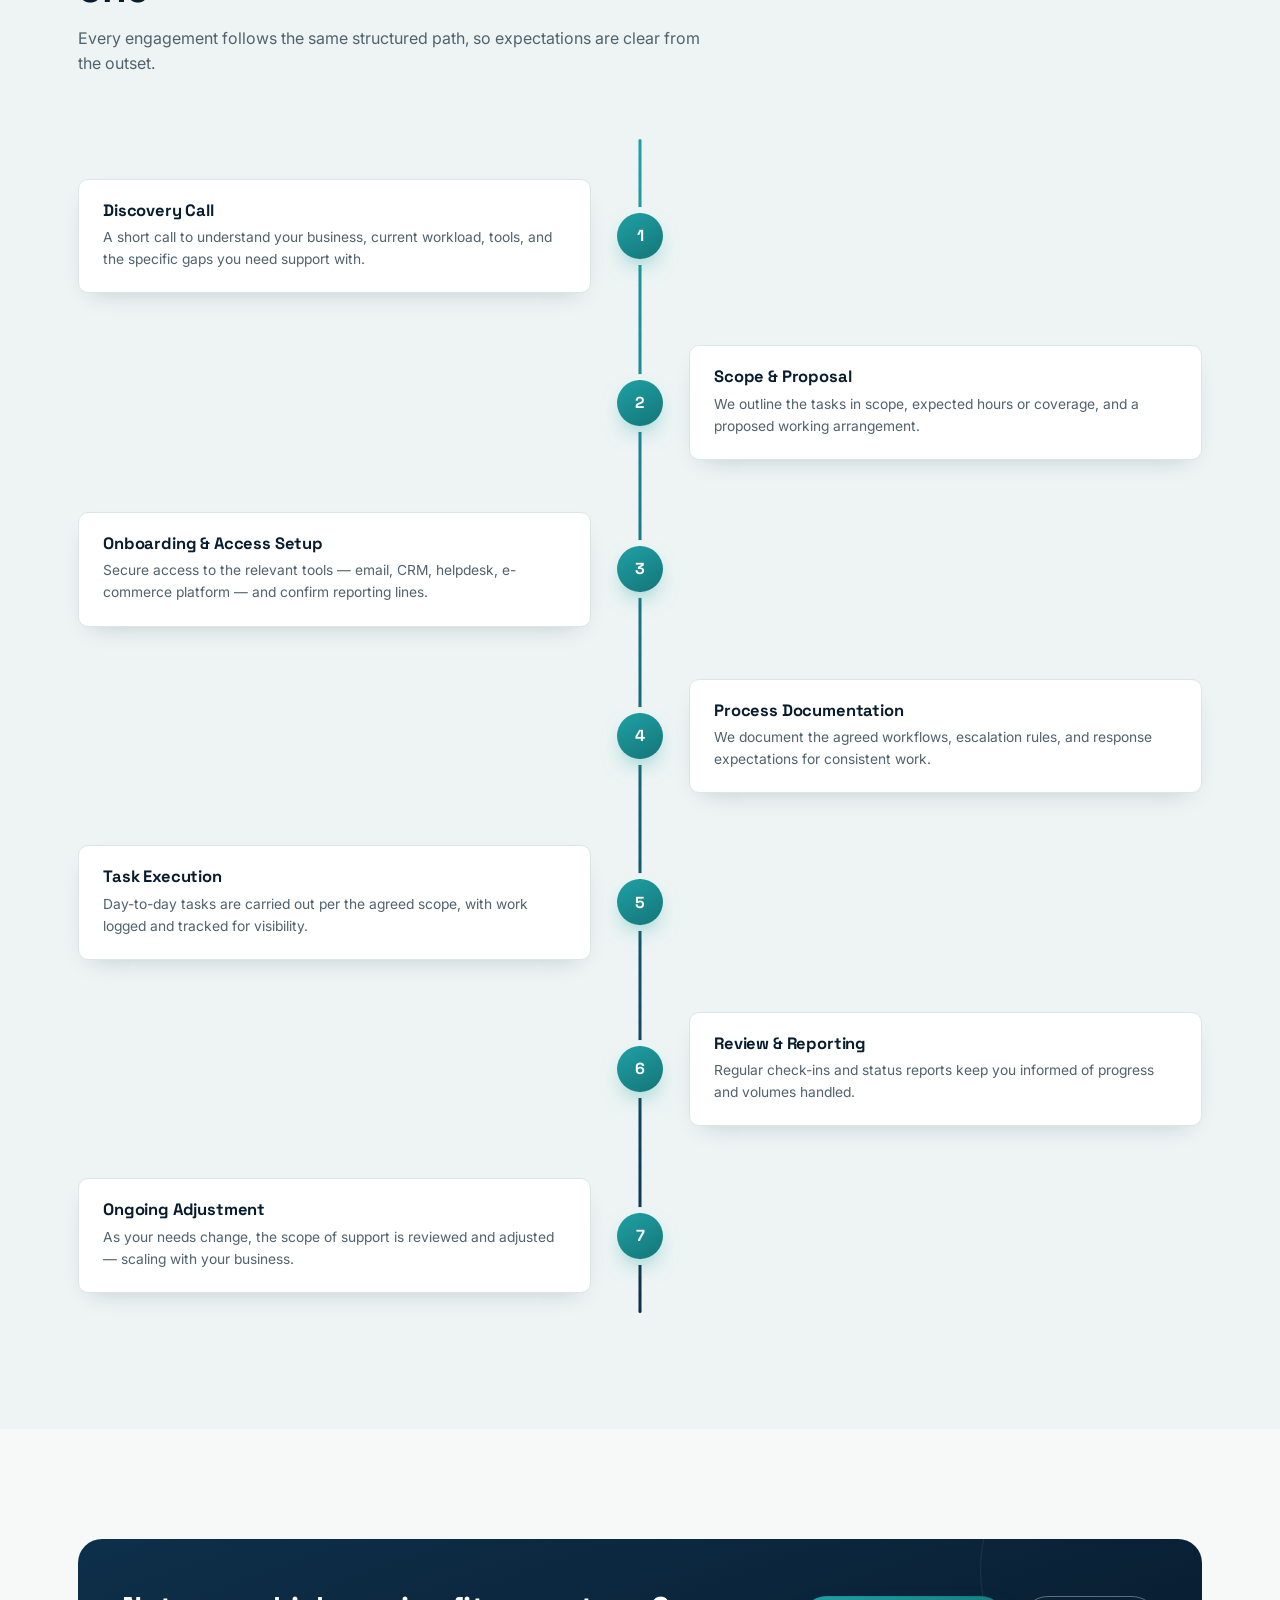
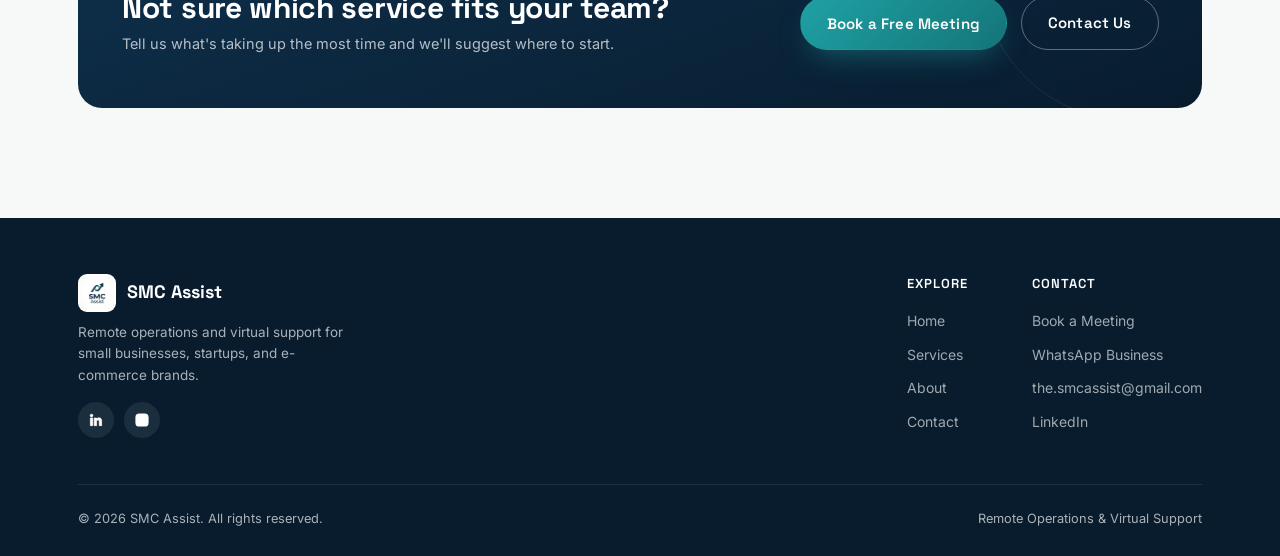
<file: services.html>
<!DOCTYPE html>
<html lang="en">
<head>
<meta charset="UTF-8">
<meta name="viewport" content="width=device-width, initial-scale=1.0">
<title>Services — SMC Assist</title>
<meta name="description" content="Customer support, virtual assistance, CRM management, lead generation, e-commerce support, and administrative work — delivered as a remote, documented process by SMC Assist.">
<link rel="icon" href="logo.jpg">
<link rel="preconnect" href="https://fonts.googleapis.com">
<link rel="preconnect" href="https://fonts.gstatic.com" crossorigin>
<link href="https://fonts.googleapis.com/css2?family=Space+Grotesk:wght@400;500;600;700&family=Inter:wght@400;500;600;700;800&display=swap" rel="stylesheet">
<link rel="stylesheet" href="style.css">
</head>
<body>

<header>
  <nav>
    <a href="index.html" class="brand">
      <img src="logo.jpg" alt="SMC Assist logo">
      <span class="brand-text">SMC <span>Assist</span></span>
    </a>
    <div class="nav-links">
      <a href="index.html">Home</a>
      <a href="services.html">Services</a>
      <a href="about.html">About</a>
      <a href="contact.html">Contact</a>
    </div>
    <div class="nav-cta">
      <a href="mailto:the.smcassist@gmail.com" class="nav-icon-btn" aria-label="Email SMC Assist" title="Email us">
        <svg viewBox="0 0 24 24" fill="none" stroke="currentColor" stroke-width="1.8" stroke-linecap="round" stroke-linejoin="round"><rect x="3" y="5" width="18" height="14" rx="2"/><path d="m3 7 9 6 9-6"/></svg>
      </a>
      <button class="btn btn-ghost" onclick="openBooking()">Book a Meeting</button>
      <a href="https://wa.me/923030367952" target="_blank" rel="noopener" class="btn btn-primary">
        <svg viewBox="0 0 24 24" fill="currentColor"><path d="M17.6 6.32A7.85 7.85 0 0 0 12.05 4a7.94 7.94 0 0 0-6.9 11.9L4 20l4.2-1.1a7.9 7.9 0 0 0 3.83 1h.01a7.94 7.94 0 0 0 5.56-13.58zM12.05 18.4h-.01a6.6 6.6 0 0 1-3.35-.92l-.24-.14-2.49.65.67-2.43-.16-.25a6.58 6.58 0 0 1 10.2-8.2 6.53 6.53 0 0 1 1.94 4.66 6.6 6.6 0 0 1-6.56 6.63zm3.6-4.93c-.2-.1-1.17-.58-1.35-.64s-.32-.1-.45.1-.5.64-.62.77-.23.15-.43.05a5.4 5.4 0 0 1-2.7-2.36c-.2-.35.2-.32.58-1.08.06-.13.03-.24-.02-.34s-.45-1.08-.62-1.48c-.16-.39-.33-.34-.45-.34h-.38a.74.74 0 0 0-.54.25 2.24 2.24 0 0 0-.7 1.67 3.9 3.9 0 0 0 .81 2.06 8.9 8.9 0 0 0 3.4 3.02c.47.2.84.32 1.13.41.47.15.9.13 1.24.08.38-.06 1.17-.48 1.33-.94s.16-.86.11-.94-.16-.14-.34-.24z"/></svg>
        WhatsApp
      </a>
    </div>
    <button class="hamburger" id="hamBtn" aria-label="Toggle menu">
      <span></span><span></span><span></span>
    </button>
  </nav>
  <div class="mobile-menu" id="mobileMenu">
    <a href="index.html">Home</a>
    <a href="services.html">Services</a>
    <a href="about.html">About</a>
    <a href="contact.html">Contact</a>
    <a href="javascript:void(0)" onclick="openBooking()" style="color:#1FA1A5;">Book a Free Meeting →</a>
    <a href="https://wa.me/923030367952" target="_blank" rel="noopener" style="color:#1FA1A5;">Chat on WhatsApp →</a>
    <a href="mailto:the.smcassist@gmail.com" style="color:#1FA1A5;">Email Us →</a>
  </div>
</header>

<div class="booking-overlay" id="bookingOverlay">
  <div class="booking-modal">
    <div class="booking-close" onclick="closeBooking()">✕</div>
    <iframe id="bookingIframe" src="about:blank" title="Book a free meeting"></iframe>
  </div>
</div>

<!-- ================= PAGE HERO ================= -->
<section class="page-hero">
  <div class="wrap">
    <div class="breadcrumb reveal"><a href="index.html">Home</a> <span>/</span> <span>Services</span></div>
    <div class="eyebrow reveal">What We Do</div>
    <h1 class="reveal">Support built for the tasks that pile up first</h1>
    <p class="reveal">Nine core services, each scoped, documented, and handled by people who report back — not a fixed package you have to fit yourself into.</p>
  </div>
</section>

<!-- ================= SERVICES GRID ================= -->
<section class="sec sec-tight">
  <div class="wrap">
    <div class="services-grid reveal-stagger">

      <div class="svc-card">
        <div class="svc-icon"><svg viewBox="0 0 24 24" fill="none" stroke-width="1.8" stroke-linecap="round" stroke-linejoin="round"><path d="M21 15a2 2 0 0 1-2 2H7l-4 4V5a2 2 0 0 1 2-2h14a2 2 0 0 1 2 2z"/></svg></div>
        <h3>Customer Support</h3>
        <p>Multi-channel support across email, chat, and phone — queries answered promptly and consistently.</p>
      </div>

      <div class="svc-card">
        <div class="svc-icon"><svg viewBox="0 0 24 24" fill="none" stroke-width="1.8" stroke-linecap="round" stroke-linejoin="round"><circle cx="12" cy="8" r="4"/><path d="M4 21v-1a8 8 0 0 1 16 0v1"/></svg></div>
        <h3>Virtual Assistance</h3>
        <p>Day-to-day admin and coordination support, so founders and managers can focus on higher-value work.</p>
      </div>

      <div class="svc-card">
        <div class="svc-icon"><svg viewBox="0 0 24 24" fill="none" stroke-width="1.8" stroke-linecap="round" stroke-linejoin="round"><rect x="3" y="5" width="18" height="14" rx="2"/><path d="m3 7 9 6 9-6"/></svg></div>
        <h3>Email Management</h3>
        <p>Inbox organization, triage, response drafting, and follow-up tracking to keep communication under control.</p>
      </div>

      <div class="svc-card">
        <div class="svc-icon"><svg viewBox="0 0 24 24" fill="none" stroke-width="1.8" stroke-linecap="round" stroke-linejoin="round"><circle cx="11" cy="11" r="7"/><path d="m21 21-4.3-4.3"/></svg></div>
        <h3>Lead Generation &amp; Research</h3>
        <p>Prospect list building, contact research, and market research to support outbound growth efforts.</p>
      </div>

      <div class="svc-card">
        <div class="svc-icon"><svg viewBox="0 0 24 24" fill="none" stroke-width="1.8" stroke-linecap="round" stroke-linejoin="round"><rect x="3" y="3" width="7" height="7" rx="1"/><rect x="14" y="3" width="7" height="7" rx="1"/><rect x="14" y="14" width="7" height="7" rx="1"/><rect x="3" y="14" width="7" height="7" rx="1"/></svg></div>
        <h3>CRM Management</h3>
        <p>Data entry, record cleanup, pipeline updates, and CRM organization to keep client data reliable.</p>
      </div>

      <div class="svc-card">
        <div class="svc-icon"><svg viewBox="0 0 24 24" fill="none" stroke-width="1.8" stroke-linecap="round" stroke-linejoin="round"><circle cx="9" cy="21" r="1"/><circle cx="20" cy="21" r="1"/><path d="M1 1h4l2.68 13.39a2 2 0 0 0 2 1.61h9.72a2 2 0 0 0 2-1.61L23 6H6"/></svg></div>
        <h3>E-commerce Customer Support</h3>
        <p>Order status, returns/refunds coordination, and buyer messaging across common platforms.</p>
      </div>

      <div class="svc-card">
        <div class="svc-icon"><svg viewBox="0 0 24 24" fill="none" stroke-width="1.8" stroke-linecap="round" stroke-linejoin="round"><path d="M22 12h-6l-2 3h-4l-2-3H2"/><path d="M5.45 5.11 2 12v6a2 2 0 0 0 2 2h16a2 2 0 0 0 2-2v-6l-3.45-6.89A2 2 0 0 0 16.76 4H7.24a2 2 0 0 0-1.79 1.11z"/></svg></div>
        <h3>Sales Support</h3>
        <p>Outreach coordination, follow-up sequencing, and pre-sales administrative work for your pipeline.</p>
      </div>

      <div class="svc-card">
        <div class="svc-icon"><svg viewBox="0 0 24 24" fill="none" stroke-width="1.8" stroke-linecap="round" stroke-linejoin="round"><rect x="3" y="4" width="18" height="18" rx="2"/><path d="M16 2v4M8 2v4M3 10h18"/></svg></div>
        <h3>Appointment Setting</h3>
        <p>Outbound scheduling, calendar coordination, and confirmation/reminder follow-ups.</p>
      </div>

      <div class="svc-card">
        <div class="svc-icon"><svg viewBox="0 0 24 24" fill="none" stroke-width="1.8" stroke-linecap="round" stroke-linejoin="round"><path d="M14 2H6a2 2 0 0 0-2 2v16a2 2 0 0 0 2 2h12a2 2 0 0 0 2-2V8z"/><path d="M14 2v6h6M9 15h6M9 11h6"/></svg></div>
        <h3>Administrative Support</h3>
        <p>Documentation, data entry, scheduling, and general back-office tasks handled accurately.</p>
      </div>

    </div>
  </div>
</section>

<!-- ================= WORKFLOW ================= -->
<section class="sec sec-alt" id="workflow">
  <div class="wrap">
    <div class="sec-head reveal">
      <div class="eyebrow">How We Work</div>
      <h2>A process you can see from day one</h2>
      <p>Every engagement follows the same structured path, so expectations are clear from the outset.</p>
    </div>

    <div class="workflow-wrap">
      <div class="wf-line"><div class="wf-line-fill" id="wfDraw"></div></div>

      <div class="workflow-steps reveal">
        <div class="wf-step">
          <div class="wf-card"><h4>Discovery Call</h4><p>A short call to understand your business, current workload, tools, and the specific gaps you need support with.</p></div>
          <div class="wf-node">1</div>
          <div class="spacer"></div>
        </div>
        <div class="wf-step">
          <div class="spacer"></div>
          <div class="wf-node">2</div>
          <div class="wf-card"><h4>Scope &amp; Proposal</h4><p>We outline the tasks in scope, expected hours or coverage, and a proposed working arrangement.</p></div>
        </div>
        <div class="wf-step">
          <div class="wf-card"><h4>Onboarding &amp; Access Setup</h4><p>Secure access to the relevant tools — email, CRM, helpdesk, e-commerce platform — and confirm reporting lines.</p></div>
          <div class="wf-node">3</div>
          <div class="spacer"></div>
        </div>
        <div class="wf-step">
          <div class="spacer"></div>
          <div class="wf-node">4</div>
          <div class="wf-card"><h4>Process Documentation</h4><p>We document the agreed workflows, escalation rules, and response expectations for consistent work.</p></div>
        </div>
        <div class="wf-step">
          <div class="wf-card"><h4>Task Execution</h4><p>Day-to-day tasks are carried out per the agreed scope, with work logged and tracked for visibility.</p></div>
          <div class="wf-node">5</div>
          <div class="spacer"></div>
        </div>
        <div class="wf-step">
          <div class="spacer"></div>
          <div class="wf-node">6</div>
          <div class="wf-card"><h4>Review &amp; Reporting</h4><p>Regular check-ins and status reports keep you informed of progress and volumes handled.</p></div>
        </div>
        <div class="wf-step">
          <div class="wf-card"><h4>Ongoing Adjustment</h4><p>As your needs change, the scope of support is reviewed and adjusted — scaling with your business.</p></div>
          <div class="wf-node">7</div>
          <div class="spacer"></div>
        </div>
      </div>
    </div>
  </div>
</section>

<!-- ================= CTA BAND ================= -->
<section class="sec">
  <div class="wrap">
    <div class="cta-band reveal">
      <div>
        <h2>Not sure which service fits your team?</h2>
        <p>Tell us what's taking up the most time and we'll suggest where to start.</p>
      </div>
      <div class="actions">
        <button class="btn btn-primary" onclick="openBooking()">Book a Free Meeting</button>
        <a href="contact.html" class="btn btn-ghost on-dark">Contact Us</a>
      </div>
    </div>
  </div>
</section>

<footer>
  <div class="wrap">
    <div class="footer-top">
      <div>
        <div class="footer-brand">
          <img src="logo.jpg" alt="SMC Assist">
          <span>SMC Assist</span>
        </div>
        <p class="footer-tag">Remote operations and virtual support for small businesses, startups, and e-commerce brands.</p>
        <div class="footer-social">
          <a href="https://www.linkedin.com/company/smc-assist/" target="_blank" rel="noopener" aria-label="LinkedIn">
            <svg viewBox="0 0 24 24"><path d="M20.45 20.45h-3.55v-5.57c0-1.33-.03-3.04-1.85-3.04-1.86 0-2.15 1.45-2.15 2.94v5.67H9.35V9h3.41v1.56h.05c.48-.9 1.64-1.85 3.38-1.85 3.6 0 4.27 2.37 4.27 5.46zM5.34 7.43a2.06 2.06 0 1 1 0-4.12 2.06 2.06 0 0 1 0 4.12zM7.12 20.45H3.56V9h3.56z"/></svg>
          </a>
          <a href="https://instagram.com/smcassist" target="_blank" rel="noopener" aria-label="Instagram">
            <svg viewBox="0 0 24 24" fill="none" stroke-width="1.8"><rect x="3" y="3" width="18" height="18" rx="5"/><circle cx="12" cy="12" r="4"/><circle cx="17.5" cy="6.5" r="1" fill="#fff" stroke="none"/></svg>
          </a>
        </div>
      </div>
      <div class="footer-cols">
        <div class="footer-col">
          <h5>Explore</h5>
          <a href="index.html">Home</a>
          <a href="services.html">Services</a>
          <a href="about.html">About</a>
          <a href="contact.html">Contact</a>
        </div>
        <div class="footer-col">
          <h5>Contact</h5>
          <a href="javascript:void(0)" onclick="openBooking()">Book a Meeting</a>
          <a href="https://wa.me/923030367952" target="_blank" rel="noopener">WhatsApp Business</a>
          <a href="mailto:the.smcassist@gmail.com">the.smcassist@gmail.com</a>
          <a href="https://www.linkedin.com/company/smc-assist/" target="_blank" rel="noopener">LinkedIn</a>
        </div>
      </div>
    </div>
    <div class="footer-bottom">
      <span>© <span id="year"></span> SMC Assist. All rights reserved.</span>
      <span>Remote Operations &amp; Virtual Support</span>
    </div>
  </div>
</footer>

<script src="script.js"></script>
</body>
</html>
</file>
<file: style.css>
/* ==========================================================================
   SMC Assist — shared stylesheet
   Palette kept from the brand mark: deep navy + teal, unchanged.
   ========================================================================== */

:root{
  --navy:#0E2F4A;
  --navy-deep:#081C2E;
  --navy-soft:#123A5C;
  --teal:#1FA1A5;
  --teal-light:#45C6C9;
  --teal-pale:#E3F4F4;
  --bg:#F7F9F9;
  --bg-alt:#EEF4F4;
  --ink:#16232E;
  --ink-soft:#51626D;
  --ink-faint:#8296A0;
  --line:#DCE6E6;
  --white:#FFFFFF;
  --radius:16px;
  --radius-sm:10px;
  --shadow:0 20px 50px -25px rgba(8,28,46,0.35);
  --shadow-sm:0 10px 24px -14px rgba(8,28,46,0.25);
  --shadow-lg:0 40px 90px -30px rgba(8,28,46,0.45);
  --maxw:1180px;
  --ease:cubic-bezier(.22,.8,.24,1);
}

*{margin:0;padding:0;box-sizing:border-box;}
html{scroll-behavior:smooth;}
body{
  font-family:'Inter',sans-serif;
  background:var(--bg);
  color:var(--ink);
  line-height:1.6;
  -webkit-font-smoothing:antialiased;
  overflow-x:hidden;
}
h1,h2,h3,h4,.font-display{
  font-family:'Space Grotesk',sans-serif;
  color:var(--navy-deep);
  line-height:1.12;
  letter-spacing:-0.01em;
}
a{color:inherit;text-decoration:none;}
ul{list-style:none;}
img{max-width:100%;display:block;}
section{position:relative;}
.wrap{max-width:var(--maxw);margin:0 auto;padding:0 28px;}

.eyebrow{
  font-family:'Space Grotesk',sans-serif;
  text-transform:uppercase;
  font-size:12.5px;
  font-weight:600;
  letter-spacing:0.16em;
  color:var(--teal);
  display:flex;
  align-items:center;
  gap:10px;
}
.eyebrow::before{
  content:"";
  width:26px;height:2px;
  background:var(--teal);
  display:inline-block;
}

/* ---------- Buttons ---------- */
.btn{
  display:inline-flex;
  align-items:center;
  gap:9px;
  padding:14px 26px;
  border-radius:999px;
  font-family:'Space Grotesk',sans-serif;
  font-weight:600;
  font-size:15px;
  letter-spacing:0.01em;
  cursor:pointer;
  border:1.5px solid transparent;
  transition:transform .3s var(--ease), box-shadow .3s ease, background .3s ease, border-color .3s ease, color .3s ease;
  white-space:nowrap;
  will-change:transform;
}
.btn:active{transform:translateY(1px) scale(0.98);}
.btn-primary{
  background:linear-gradient(135deg, var(--teal), #147578);
  color:#fff;
  box-shadow:0 14px 30px -12px rgba(31,161,165,0.55);
}
.btn-primary:hover{transform:translateY(-2px); box-shadow:0 20px 40px -14px rgba(31,161,165,0.65);}
.btn-ghost{
  background:transparent;
  border-color:rgba(14,47,74,0.22);
  color:var(--navy);
}
.btn-ghost:hover{border-color:var(--navy); background:rgba(14,47,74,0.04); transform:translateY(-2px);}
.btn-ghost.on-dark{border-color:rgba(255,255,255,0.35); color:#fff;}
.btn-ghost.on-dark:hover{border-color:#fff; background:rgba(255,255,255,0.08);}
.btn-sm{padding:10px 18px; font-size:13.5px;}
.btn svg{width:18px;height:18px;flex-shrink:0;}

/* ---------- Reveal on scroll ---------- */
.reveal{opacity:0; transform:translateY(26px); transition:opacity .8s var(--ease), transform .8s var(--ease);}
.reveal.in{opacity:1; transform:translateY(0);}
.reveal-stagger > *{opacity:0; transform:translateY(22px); transition:opacity .65s var(--ease), transform .65s var(--ease);}
.reveal-stagger.in > *{opacity:1; transform:translateY(0);}
.reveal-stagger.in > *:nth-child(1){transition-delay:.03s;}
.reveal-stagger.in > *:nth-child(2){transition-delay:.10s;}
.reveal-stagger.in > *:nth-child(3){transition-delay:.17s;}
.reveal-stagger.in > *:nth-child(4){transition-delay:.24s;}
.reveal-stagger.in > *:nth-child(5){transition-delay:.31s;}
.reveal-stagger.in > *:nth-child(6){transition-delay:.38s;}
.reveal-stagger.in > *:nth-child(7){transition-delay:.45s;}
.reveal-stagger.in > *:nth-child(8){transition-delay:.52s;}
.reveal-stagger.in > *:nth-child(9){transition-delay:.59s;}

/* ---------- Page entrance ---------- */
body{opacity:0;}
body.ready{opacity:1; transition:opacity .5s ease;}

@media (prefers-reduced-motion: reduce){
  html{scroll-behavior:auto;}
  .reveal, .reveal-stagger > *{opacity:1 !important; transform:none !important; transition:none !important;}
  body{opacity:1 !important;}
  .float, .cursor-glow, .spin-slow{animation:none !important; display:none !important;}
}

/* ---------- Cursor glow (hero only, desktop) ---------- */
.cursor-glow{
  position:absolute; width:520px; height:520px; border-radius:50%;
  background:radial-gradient(circle, rgba(31,161,165,0.16), transparent 70%);
  pointer-events:none; transform:translate(-50%,-50%);
  left:var(--gx,50%); top:var(--gy,30%);
  transition:opacity .4s ease;
  opacity:0; z-index:0;
}
.hero:hover .cursor-glow{opacity:1;}
@media (max-width:880px){.cursor-glow{display:none;}}

/* ================= NAV ================= */
header{
  position:fixed; top:0; left:0; right:0; z-index:100;
  background:rgba(247,249,249,0.78);
  backdrop-filter:blur(14px) saturate(160%);
  -webkit-backdrop-filter:blur(14px) saturate(160%);
  border-bottom:1px solid rgba(14,47,74,0.08);
  transition:background .3s ease, box-shadow .3s ease;
}
nav{
  display:flex; align-items:center; justify-content:space-between;
  max-width:var(--maxw); margin:0 auto; padding:14px 28px;
}
.brand{display:flex; align-items:center; gap:11px;}
.brand img{width:40px; height:40px; object-fit:cover; border-radius:10px; box-shadow:0 2px 8px rgba(8,28,46,0.1);}
.brand-text{font-family:'Space Grotesk',sans-serif; font-weight:700; font-size:19px; color:var(--navy-deep); letter-spacing:-0.01em;}
.brand-text span{color:var(--teal);}
.nav-links{display:flex; align-items:center; gap:34px;}
.nav-links a{
  font-family:'Space Grotesk',sans-serif;
  font-size:14.5px; font-weight:500; color:var(--ink-soft);
  position:relative; padding:4px 0;
  transition:color .2s ease;
}
.nav-links a::after{
  content:""; position:absolute; left:0; bottom:-2px; width:0; height:2px;
  background:var(--teal); transition:width .25s ease;
}
.nav-links a:hover{color:var(--navy-deep);}
.nav-links a:hover::after{width:100%;}
.nav-links a.active{color:var(--navy-deep);}
.nav-links a.active::after{width:100%;}
.nav-cta{display:flex; align-items:center; gap:10px;}
.nav-cta .btn{padding:11px 18px; font-size:13.6px;}
.nav-icon-btn{
  width:40px; height:40px; border-radius:50%;
  display:flex; align-items:center; justify-content:center;
  border:1.5px solid rgba(14,47,74,0.16); color:var(--navy);
  transition:border-color .25s ease, transform .25s ease, background .25s ease;
}
.nav-icon-btn:hover{border-color:var(--teal); color:var(--teal); transform:translateY(-2px);}
.nav-icon-btn svg{width:18px; height:18px;}
.hamburger{display:none; flex-direction:column; gap:5px; cursor:pointer; background:none; border:none; padding:6px;}
.hamburger span{width:24px; height:2px; background:var(--navy-deep); border-radius:2px; transition:.3s;}
.mobile-menu{
  display:none; flex-direction:column; gap:2px;
  background:var(--white); border-top:1px solid var(--line);
  padding:10px 28px 20px;
}
.mobile-menu a{
  font-family:'Space Grotesk',sans-serif; font-weight:500; font-size:15.5px;
  color:var(--ink); padding:12px 0; border-bottom:1px solid var(--bg-alt);
}
.mobile-menu.open{display:flex;}

@media (max-width:980px){
  .nav-links{display:none;}
  .nav-cta .btn-ghost, .nav-cta .nav-icon-btn{display:none;}
  .hamburger{display:flex;}
}

/* ================= PAGE HERO (inner pages) ================= */
.page-hero{
  padding:158px 0 76px;
  background:
    radial-gradient(900px 460px at 85% -10%, rgba(31,161,165,0.14), transparent 60%),
    radial-gradient(700px 420px at -10% 10%, rgba(14,47,74,0.07), transparent 55%),
    var(--bg);
}
.page-hero .wrap{max-width:760px;}
.page-hero h1{font-size:clamp(30px,4vw,46px); margin:16px 0 16px;}
.page-hero p{font-size:16.5px; color:var(--ink-soft); max-width:560px;}
.breadcrumb{
  display:flex; align-items:center; gap:8px; margin-bottom:18px;
  font-family:'Space Grotesk',sans-serif; font-size:13px; color:var(--ink-faint);
}
.breadcrumb a{color:var(--ink-faint); transition:color .2s ease;}
.breadcrumb a:hover{color:var(--teal);}

/* ================= HOME HERO ================= */
.hero{
  padding:170px 0 120px;
  background:
    radial-gradient(1100px 520px at 82% -10%, rgba(31,161,165,0.14), transparent 60%),
    radial-gradient(800px 500px at -10% 20%, rgba(14,47,74,0.07), transparent 55%),
    var(--bg);
  overflow:hidden;
  position:relative;
}
.hero .wrap{
  display:grid; grid-template-columns:1.05fr 0.95fr; gap:60px; align-items:center;
  position:relative; z-index:1;
}
.hero-copy h1{
  font-size:clamp(34px, 4.6vw, 54px);
  margin:18px 0 22px;
}
.hero-copy h1 em{
  font-style:normal; color:var(--teal);
  position:relative;
}
.hero-copy p.lead{
  font-size:17.5px; color:var(--ink-soft); max-width:520px; margin-bottom:34px;
}
.hero-ctas{display:flex; gap:14px; flex-wrap:wrap; margin-bottom:38px;}
.hero-note{
  display:flex; align-items:center; gap:10px;
  font-family:'Space Grotesk',sans-serif; font-size:13px; color:var(--ink-faint);
}
.hero-note .dot{width:8px;height:8px;border-radius:50%;background:var(--teal); box-shadow:0 0 0 4px var(--teal-pale); animation:pulseDot 2.4s ease-in-out infinite;}
@keyframes pulseDot{
  0%,100%{box-shadow:0 0 0 4px var(--teal-pale);}
  50%{box-shadow:0 0 0 7px rgba(227,244,244,0.6);}
}

.hero-visual{position:relative; height:460px; display:flex; align-items:center; justify-content:center;}
.orbit-wrap{position:relative; width:400px; height:400px;}
.orbit-ring{
  position:absolute; inset:0; border-radius:50%;
  border:1.5px dashed rgba(14,47,74,0.16);
  animation:spinSlow 60s linear infinite;
}
.orbit-ring.r2{inset:46px; border-color:rgba(31,161,165,0.22); animation:spinSlow 44s linear infinite reverse;}
@keyframes spinSlow{ to{ transform:rotate(360deg); } }
.hub{
  position:absolute; top:50%; left:50%; transform:translate(-50%,-50%);
  width:150px; height:150px; border-radius:50%;
  background:linear-gradient(150deg, var(--navy) 0%, var(--navy-deep) 100%);
  display:flex; align-items:center; justify-content:center;
  box-shadow:0 30px 60px -20px rgba(8,28,46,0.55), inset 0 0 0 1px rgba(255,255,255,0.06);
}
.hub img{width:96px; height:96px; border-radius:50%; object-fit:cover;}
.chip{
  position:absolute;
  background:var(--white);
  border:1px solid var(--line);
  border-radius:999px;
  padding:9px 15px;
  font-family:'Space Grotesk',sans-serif; font-size:12.5px; font-weight:600;
  color:var(--navy);
  box-shadow:var(--shadow-sm);
  display:flex; align-items:center; gap:7px;
  animation:float 6s ease-in-out infinite;
}
.chip i{width:7px;height:7px;border-radius:50%;background:var(--teal); display:inline-block;}
.chip.c1{top:6%; left:2%; animation-delay:0s;}
.chip.c2{top:14%; right:0%; animation-delay:1.1s;}
.chip.c3{bottom:20%; left:-4%; animation-delay:2.1s;}
.chip.c4{bottom:4%; right:8%; animation-delay:1.6s;}
.chip.c5{top:48%; left:-10%; animation-delay:.6s;}
@keyframes float{
  0%,100%{transform:translateY(0);}
  50%{transform:translateY(-11px);}
}
@media (max-width:980px){
  .hero .wrap{grid-template-columns:1fr; text-align:left;}
  .hero-visual{height:340px; margin-top:20px;}
  .orbit-wrap{width:290px; height:290px;}
  .hub{width:112px; height:112px;}
  .hub img{width:64px; height:64px;}
  .chip{font-size:11px; padding:7px 11px;}
}
@media (max-width:520px){
  .hero{padding:140px 0 80px;}
  .chip.c5, .chip.c3{display:none;}
}

/* ================= TRUST STRIP ================= */
.trust{
  background:var(--navy-deep);
  padding:46px 0;
  position:relative;
  overflow:hidden;
}
.trust::before{
  content:""; position:absolute; inset:0;
  background:radial-gradient(600px 240px at 15% 0%, rgba(31,161,165,0.14), transparent 60%);
}
.trust .wrap{
  display:grid; grid-template-columns:repeat(3,1fr); gap:34px; position:relative;
}
.trust-item{display:flex; gap:16px; align-items:flex-start;}
.trust-item .num{
  font-family:'Space Grotesk',sans-serif; font-weight:700; font-size:15px;
  color:var(--teal); border:1.5px solid rgba(31,161,165,0.5);
  width:34px; height:34px; border-radius:50%;
  display:flex; align-items:center; justify-content:center; flex-shrink:0;
}
.trust-item h4{color:#fff; font-size:15.5px; margin-bottom:4px;}
.trust-item p{color:rgba(255,255,255,0.62); font-size:13.6px; line-height:1.55;}
@media (max-width:820px){.trust .wrap{grid-template-columns:1fr; gap:26px;}}

/* ================= SECTION HEADERS ================= */
.sec{padding:110px 0;}
.sec-tight{padding:88px 0;}
.sec-alt{background:var(--bg-alt);}
.sec-head{max-width:640px; margin-bottom:56px;}
.sec-head h2{font-size:clamp(28px,3.4vw,40px); margin-top:14px;}
.sec-head p{color:var(--ink-soft); font-size:16px; margin-top:14px;}
.sec-head-row{
  display:flex; align-items:flex-end; justify-content:space-between; gap:24px;
  margin-bottom:56px; flex-wrap:wrap;
}
.sec-head-row .sec-head{margin-bottom:0;}

/* ================= SERVICES GRID ================= */
.services-grid{
  display:grid; grid-template-columns:repeat(3, 1fr); gap:22px;
}
.svc-card{
  background:var(--white);
  border:1px solid var(--line);
  border-radius:var(--radius);
  padding:30px 26px;
  transition:transform .4s var(--ease), box-shadow .4s ease, border-color .4s ease;
  position:relative;
  overflow:hidden;
}
.svc-card::before{
  content:""; position:absolute; top:0; left:0; right:0; height:3px;
  background:linear-gradient(90deg, var(--teal), var(--navy));
  transform:scaleX(0); transform-origin:left; transition:transform .45s ease;
}
.svc-card:hover{transform:translateY(-7px); box-shadow:var(--shadow); border-color:transparent;}
.svc-card:hover::before{transform:scaleX(1);}
.svc-icon{
  width:48px; height:48px; border-radius:12px;
  background:var(--teal-pale);
  display:flex; align-items:center; justify-content:center;
  margin-bottom:18px;
  transition:transform .4s var(--ease), background .4s ease;
}
.svc-card:hover .svc-icon{transform:scale(1.08) rotate(-4deg); background:var(--teal); }
.svc-card:hover .svc-icon svg{stroke:#fff;}
.svc-icon svg{width:24px; height:24px; stroke:var(--teal); transition:stroke .3s ease;}
.svc-card h3{font-size:18px; margin-bottom:9px;}
.svc-card p{font-size:14.3px; color:var(--ink-soft); line-height:1.6;}
@media (max-width:920px){.services-grid{grid-template-columns:repeat(2,1fr);}}
@media (max-width:600px){.services-grid{grid-template-columns:1fr;}}

/* ================= WORKFLOW ================= */
.workflow-wrap{position:relative; padding-top:20px;}
.wf-line{
  position:absolute; top:6px; bottom:6px; left:50%; width:3px;
  background:repeating-linear-gradient(180deg, var(--line) 0 8px, transparent 8px 16px);
  transform:translateX(-50%); z-index:0; border-radius:3px;
}
.wf-line-fill{
  position:absolute; top:0; left:0; width:100%; height:100%;
  background:linear-gradient(180deg, var(--teal) 0%, var(--navy) 100%);
  transform-origin:top; transform:scaleY(0); border-radius:3px;
  transition:transform 1.6s var(--ease);
}
.wf-line-fill.drawn{transform:scaleY(1);}
.workflow-steps{position:relative; z-index:1; display:flex; flex-direction:column; gap:0;}
.wf-step{
  display:grid; grid-template-columns:1fr auto 1fr; align-items:center; gap:26px;
  padding:26px 0;
}
.wf-step .wf-card{
  background:var(--white); border:1px solid var(--line); border-radius:var(--radius-sm);
  padding:22px 24px; box-shadow:var(--shadow-sm);
  transition:transform .35s var(--ease), box-shadow .35s ease;
}
.wf-step .wf-card:hover{transform:translateY(-4px); box-shadow:var(--shadow);}
.wf-step .wf-card h4{
  font-family:'Space Grotesk',sans-serif; font-size:16.5px; color:var(--navy-deep);
  margin-bottom:6px; display:flex; align-items:center; gap:10px;
}
.wf-step .wf-card p{font-size:13.8px; color:var(--ink-soft);}
.wf-node{
  width:46px; height:46px; border-radius:50%;
  background:linear-gradient(150deg, var(--teal), #147578);
  color:#fff; font-family:'Space Grotesk',sans-serif; font-weight:700; font-size:16px;
  display:flex; align-items:center; justify-content:center;
  box-shadow:0 10px 22px -8px rgba(31,161,165,0.6), 0 0 0 6px var(--bg-alt);
  flex-shrink:0;
}
.wf-step:nth-child(odd) .wf-card{grid-column:1;}
.wf-step:nth-child(odd) .spacer{grid-column:3;}
.wf-step:nth-child(even) .wf-card{grid-column:3;}
.wf-step:nth-child(even) .spacer{grid-column:1;}
@media (max-width:760px){
  .wf-step{grid-template-columns:46px 1fr; gap:16px;}
  .wf-step .wf-card, .wf-step:nth-child(even) .wf-card{grid-column:2 !important;}
  .wf-node{grid-column:1;}
  .spacer{display:none;}
  .wf-line, .wf-line-fill{display:none;}
}

/* ================= WHY US ================= */
.why-grid{
  display:grid; grid-template-columns:1fr 1fr; gap:54px; align-items:center;
}
.why-list{display:flex; flex-direction:column; gap:22px;}
.why-item{display:flex; gap:16px;}
.why-item .ico{
  width:38px; height:38px; border-radius:10px; background:var(--navy-deep);
  display:flex; align-items:center; justify-content:center; flex-shrink:0;
  transition:transform .35s var(--ease);
}
.why-item:hover .ico{transform:scale(1.1);}
.why-item .ico svg{width:19px; height:19px; stroke:var(--teal-light);}
.why-item h4{font-size:16px; margin-bottom:4px;}
.why-item p{font-size:14px; color:var(--ink-soft);}
.why-panel{
  background:linear-gradient(160deg, var(--navy) 0%, var(--navy-deep) 100%);
  border-radius:24px; padding:44px 38px; color:#fff;
  position:relative; overflow:hidden;
}
.why-panel::after{
  content:""; position:absolute; width:340px; height:340px; border-radius:50%;
  border:1px solid rgba(255,255,255,0.08); top:-120px; right:-120px;
}
.why-panel .eyebrow{color:var(--teal-light);}
.why-panel .eyebrow::before{background:var(--teal-light);}
.why-panel h3{color:#fff; font-size:24px; margin:16px 0 14px;}
.why-panel p{color:rgba(255,255,255,0.72); font-size:14.8px; margin-bottom:26px;}
@media (max-width:920px){.why-grid{grid-template-columns:1fr;} .why-panel{order:-1;}}

/* ================= INDUSTRIES ================= */
.industries-wrap{display:flex; flex-wrap:wrap; gap:14px;}
.industry-chip{
  background:var(--white); border:1px solid var(--line); border-radius:999px;
  padding:14px 24px; font-family:'Space Grotesk',sans-serif; font-weight:500; font-size:14.5px;
  display:flex; align-items:center; gap:10px;
  transition:border-color .3s ease, transform .3s var(--ease), box-shadow .3s ease;
}
.industry-chip:hover{border-color:var(--teal); transform:translateY(-3px); box-shadow:var(--shadow-sm);}
.industry-chip i{width:8px; height:8px; border-radius:50%; background:var(--teal);}

/* ================= ABOUT STRIP ================= */
.about-strip{
  background:var(--white); border-top:1px solid var(--line); border-bottom:1px solid var(--line);
  padding:80px 0;
}
.about-strip .wrap{max-width:820px; text-align:center;}
.about-strip .eyebrow{justify-content:center;}
.about-strip .eyebrow::before{display:none;}
.about-strip h2{margin:16px 0 20px; font-size:clamp(24px,3vw,32px);}
.about-strip p{color:var(--ink-soft); font-size:16.5px; line-height:1.75;}

/* ================= VALUES GRID (About page) ================= */
.values-grid{display:grid; grid-template-columns:repeat(3,1fr); gap:22px;}
.value-card{
  background:var(--white); border:1px solid var(--line); border-radius:var(--radius);
  padding:28px 24px;
}
.value-card .tag{
  font-family:'Space Grotesk',sans-serif; font-size:12px; letter-spacing:0.1em; text-transform:uppercase;
  color:var(--teal); margin-bottom:10px; display:block;
}
.value-card h3{font-size:17px; margin-bottom:8px;}
.value-card p{font-size:14px; color:var(--ink-soft);}
@media (max-width:820px){.values-grid{grid-template-columns:1fr;}}

/* ================= FOUNDER ================= */
.founder-wrap{
  display:grid; grid-template-columns:280px 1fr; gap:48px; align-items:center;
}
.founder-photo{
  width:100%; aspect-ratio:1/1; border-radius:24px;
  background:linear-gradient(160deg, var(--navy) 0%, var(--navy-deep) 100%);
  display:flex; align-items:center; justify-content:center;
  overflow:hidden; box-shadow:var(--shadow);
  position:relative;
}
.founder-photo img{width:100%; height:100%; object-fit:cover;}
.founder-photo .placeholder-txt{
  color:rgba(255,255,255,0.5); font-family:'Space Grotesk',sans-serif; font-size:13px;
  text-align:center; padding:20px;
}
.founder-info h3{font-size:24px; margin:14px 0 4px;}
.founder-role{
  font-family:'Space Grotesk',sans-serif; color:var(--teal); font-weight:600; font-size:14.5px; margin-bottom:16px;
}
.founder-info p.bio{color:var(--ink-soft); font-size:15px; max-width:520px; margin-bottom:20px;}
.founder-links{display:flex; gap:12px; flex-wrap:wrap;}
.founder-links a{
  display:inline-flex; align-items:center; gap:8px;
  background:var(--white); border:1px solid var(--line); border-radius:999px;
  padding:10px 18px; font-family:'Space Grotesk',sans-serif; font-size:13.5px; font-weight:500;
  transition:border-color .25s ease, transform .25s ease;
}
.founder-links a:hover{border-color:var(--teal); transform:translateY(-2px);}
.founder-links svg{width:16px; height:16px;}
@media (max-width:760px){
  .founder-wrap{grid-template-columns:1fr; text-align:center;}
  .founder-photo{max-width:220px; margin:0 auto;}
  .founder-links{justify-content:center;}
}

/* ================= MEETING / BOOKING ================= */
.meeting-panel{
  background:linear-gradient(160deg, var(--navy) 0%, var(--navy-deep) 100%);
  border-radius:24px; padding:48px 40px; color:#fff;
  display:grid; grid-template-columns:1.1fr 0.9fr; gap:40px; align-items:center;
  position:relative; overflow:hidden;
}
.meeting-panel::after{
  content:""; position:absolute; width:380px; height:380px; border-radius:50%;
  border:1px solid rgba(255,255,255,0.08); bottom:-160px; left:-140px;
}
.meeting-panel .eyebrow{color:var(--teal-light);}
.meeting-panel .eyebrow::before{background:var(--teal-light);}
.meeting-panel h2{color:#fff; font-size:clamp(24px,3vw,32px); margin:14px 0 14px;}
.meeting-panel p{color:rgba(255,255,255,0.72); font-size:15.5px; margin-bottom:10px; max-width:480px;}
.meeting-perks{display:flex; flex-direction:column; gap:10px; margin:18px 0 26px;}
.meeting-perk{display:flex; align-items:center; gap:10px; font-size:14px; color:rgba(255,255,255,0.85);}
.meeting-perk svg{width:17px; height:17px; stroke:var(--teal-light); flex-shrink:0;}
.meeting-visual{
  background:rgba(255,255,255,0.06); border:1px solid rgba(255,255,255,0.12);
  border-radius:18px; padding:28px; text-align:center;
}
.meeting-visual .cal-ico{
  width:56px; height:56px; border-radius:14px; background:var(--teal);
  display:flex; align-items:center; justify-content:center; margin:0 auto 16px;
}
.meeting-visual .cal-ico svg{width:28px; height:28px; stroke:#fff;}
.meeting-visual h4{color:#fff; font-size:16px; margin-bottom:6px;}
.meeting-visual p{color:rgba(255,255,255,0.6); font-size:13px; margin-bottom:18px;}
@media (max-width:860px){.meeting-panel{grid-template-columns:1fr;}}

/* ================= CONTACT ================= */
.contact-grid{
  display:grid; grid-template-columns:repeat(2,1fr); gap:18px;
}
.c-card{
  background:var(--white); border:1px solid var(--line); border-radius:var(--radius);
  padding:26px; display:flex; align-items:center; gap:18px;
  transition:transform .35s var(--ease), box-shadow .35s ease, border-color .35s ease;
}
.c-card:hover{transform:translateY(-5px); box-shadow:var(--shadow); border-color:transparent;}
.c-card .ico{
  width:50px; height:50px; border-radius:13px; flex-shrink:0;
  display:flex; align-items:center; justify-content:center;
}
.c-card.wa .ico{background:#E4F8EE;}
.c-card.wa .ico svg{stroke:#1E9E5A; fill:#1E9E5A;}
.c-card.mail .ico{background:var(--teal-pale);}
.c-card.mail .ico svg{stroke:var(--teal);}
.c-card.li .ico{background:#E3F0FB;}
.c-card.li .ico svg{fill:#0A66C2;}
.c-card.ig .ico{background:#FCE7F3;}
.c-card.ig .ico svg{stroke:#C1327A;}
.c-card.meet .ico{background:var(--teal-pale);}
.c-card.meet .ico svg{stroke:var(--teal);}
.c-card .txt small{
  display:block; font-family:'Space Grotesk',sans-serif; font-size:12px; letter-spacing:0.06em;
  text-transform:uppercase; color:var(--ink-faint); margin-bottom:3px;
}
.c-card .txt strong{font-size:16px; color:var(--navy-deep); font-weight:600;}
.c-card .arrow{margin-left:auto; color:var(--ink-faint); transition:transform .3s ease;}
.c-card:hover .arrow{transform:translateX(4px); color:var(--teal);}
@media (max-width:700px){.contact-grid{grid-template-columns:1fr;}}

.contact-form-panel{
  background:var(--white); border:1px solid var(--line); border-radius:var(--radius);
  padding:36px;
}
.contact-form-panel h3{font-size:19px; margin-bottom:6px;}
.contact-form-panel p{font-size:13.8px; color:var(--ink-soft); margin-bottom:24px;}
.form-row{display:grid; grid-template-columns:1fr 1fr; gap:16px; margin-bottom:16px;}
.field{display:flex; flex-direction:column; gap:7px;}
.field label{font-family:'Space Grotesk',sans-serif; font-size:13px; font-weight:600; color:var(--navy);}
.field input, .field textarea, .field select{
  border:1.5px solid var(--line); border-radius:10px; padding:12px 14px;
  font-family:'Inter',sans-serif; font-size:14.5px; color:var(--ink); background:var(--white);
  transition:border-color .25s ease, box-shadow .25s ease;
}
.field input:focus, .field textarea:focus, .field select:focus{
  outline:none; border-color:var(--teal); box-shadow:0 0 0 4px var(--teal-pale);
}
.field textarea{resize:vertical; min-height:110px;}
@media (max-width:560px){.form-row{grid-template-columns:1fr;}}

/* ================= FAQ (Contact page) ================= */
.faq-list{display:flex; flex-direction:column; gap:12px;}
.faq-item{
  background:var(--white); border:1px solid var(--line); border-radius:var(--radius-sm);
  overflow:hidden;
}
.faq-q{
  display:flex; align-items:center; justify-content:space-between; gap:16px;
  padding:20px 22px; cursor:pointer; font-family:'Space Grotesk',sans-serif; font-weight:600; font-size:15px;
  color:var(--navy-deep);
}
.faq-q .plus{
  width:22px; height:22px; flex-shrink:0; position:relative;
}
.faq-q .plus::before, .faq-q .plus::after{
  content:""; position:absolute; background:var(--teal); border-radius:2px; transition:transform .3s var(--ease);
}
.faq-q .plus::before{left:0; top:50%; width:100%; height:2px; transform:translateY(-50%);}
.faq-q .plus::after{top:0; left:50%; width:2px; height:100%; transform:translateX(-50%);}
.faq-item.open .plus::after{transform:translateX(-50%) rotate(90deg); opacity:0;}
.faq-a{
  max-height:0; overflow:hidden; transition:max-height .35s var(--ease);
  padding:0 22px;
}
.faq-item.open .faq-a{max-height:200px; padding:0 22px 20px;}
.faq-a p{font-size:14px; color:var(--ink-soft); line-height:1.65;}

/* ================= FOOTER ================= */
footer{background:var(--navy-deep); padding:56px 0 26px; color:rgba(255,255,255,0.66);}
.footer-top{
  display:flex; justify-content:space-between; align-items:flex-start; flex-wrap:wrap; gap:34px;
  padding-bottom:40px; border-bottom:1px solid rgba(255,255,255,0.09);
}
.footer-brand{display:flex; align-items:center; gap:11px;}
.footer-brand img{width:38px; height:38px; object-fit:cover; border-radius:9px; background:#fff; padding:2px;}
.footer-brand span{font-family:'Space Grotesk',sans-serif; font-weight:700; font-size:18px; color:#fff;}
.footer-tag{font-size:13.5px; margin-top:10px; max-width:280px; line-height:1.6;}
.footer-cols{display:flex; gap:64px; flex-wrap:wrap;}
.footer-col h5{
  font-family:'Space Grotesk',sans-serif; color:#fff; font-size:13px; letter-spacing:0.08em;
  text-transform:uppercase; margin-bottom:16px; font-weight:600;
}
.footer-col a{display:block; font-size:14px; margin-bottom:11px; color:rgba(255,255,255,0.62); transition:color .2s;}
.footer-col a:hover{color:var(--teal-light);}
.footer-social{display:flex; gap:10px; margin-top:16px;}
.footer-social a{
  width:36px; height:36px; border-radius:50%; background:rgba(255,255,255,0.08);
  display:flex; align-items:center; justify-content:center; margin-bottom:0;
  transition:background .25s ease, transform .25s ease;
}
.footer-social a:hover{background:var(--teal); transform:translateY(-3px);}
.footer-social svg{width:16px; height:16px; fill:#fff; stroke:#fff;}
.footer-bottom{
  display:flex; justify-content:space-between; align-items:center; flex-wrap:wrap; gap:12px;
  padding-top:24px; font-size:12.8px;
}

/* Utility */
.grad-underline{
  background:linear-gradient(90deg, var(--teal), transparent);
  height:3px; width:60px; border-radius:2px; margin-top:16px;
}

/* ================= BOOKING MODAL ================= */
.booking-overlay{
  display:none; position:fixed; inset:0; z-index:200;
  background:rgba(8,28,46,0.72); backdrop-filter:blur(4px);
  align-items:center; justify-content:center; padding:20px;
}
.booking-overlay.open{display:flex;}
.booking-modal{
  background:var(--white); border-radius:20px; width:100%; max-width:920px; height:min(720px, 88vh);
  position:relative; overflow:hidden; box-shadow:0 40px 80px -20px rgba(0,0,0,0.5);
  animation:modalIn .35s var(--ease);
}
@keyframes modalIn{
  from{opacity:0; transform:translateY(14px) scale(.98);}
  to{opacity:1; transform:translateY(0) scale(1);}
}
.booking-modal iframe{width:100%; height:100%; border:0;}
.booking-close{
  position:absolute; top:14px; right:14px; z-index:2;
  width:36px; height:36px; border-radius:50%; background:var(--white); border:1px solid var(--line);
  display:flex; align-items:center; justify-content:center; cursor:pointer;
  box-shadow:var(--shadow-sm); transition:transform .25s ease;
}
.booking-close:hover{transform:rotate(90deg);}

/* ================= CTA BAND ================= */
.cta-band{
  background:linear-gradient(160deg, var(--navy) 0%, var(--navy-deep) 100%);
  border-radius:24px; padding:52px 44px; color:#fff;
  display:flex; align-items:center; justify-content:space-between; gap:30px; flex-wrap:wrap;
  position:relative; overflow:hidden;
}
.cta-band::after{
  content:""; position:absolute; width:300px; height:300px; border-radius:50%;
  border:1px solid rgba(255,255,255,0.08); top:-120px; right:-80px;
}
.cta-band h2{color:#fff; font-size:clamp(22px,2.6vw,30px); margin-bottom:8px;}
.cta-band p{color:rgba(255,255,255,0.7); font-size:14.5px;}
.cta-band .actions{display:flex; gap:14px; flex-wrap:wrap; position:relative; z-index:1;}
</file>
